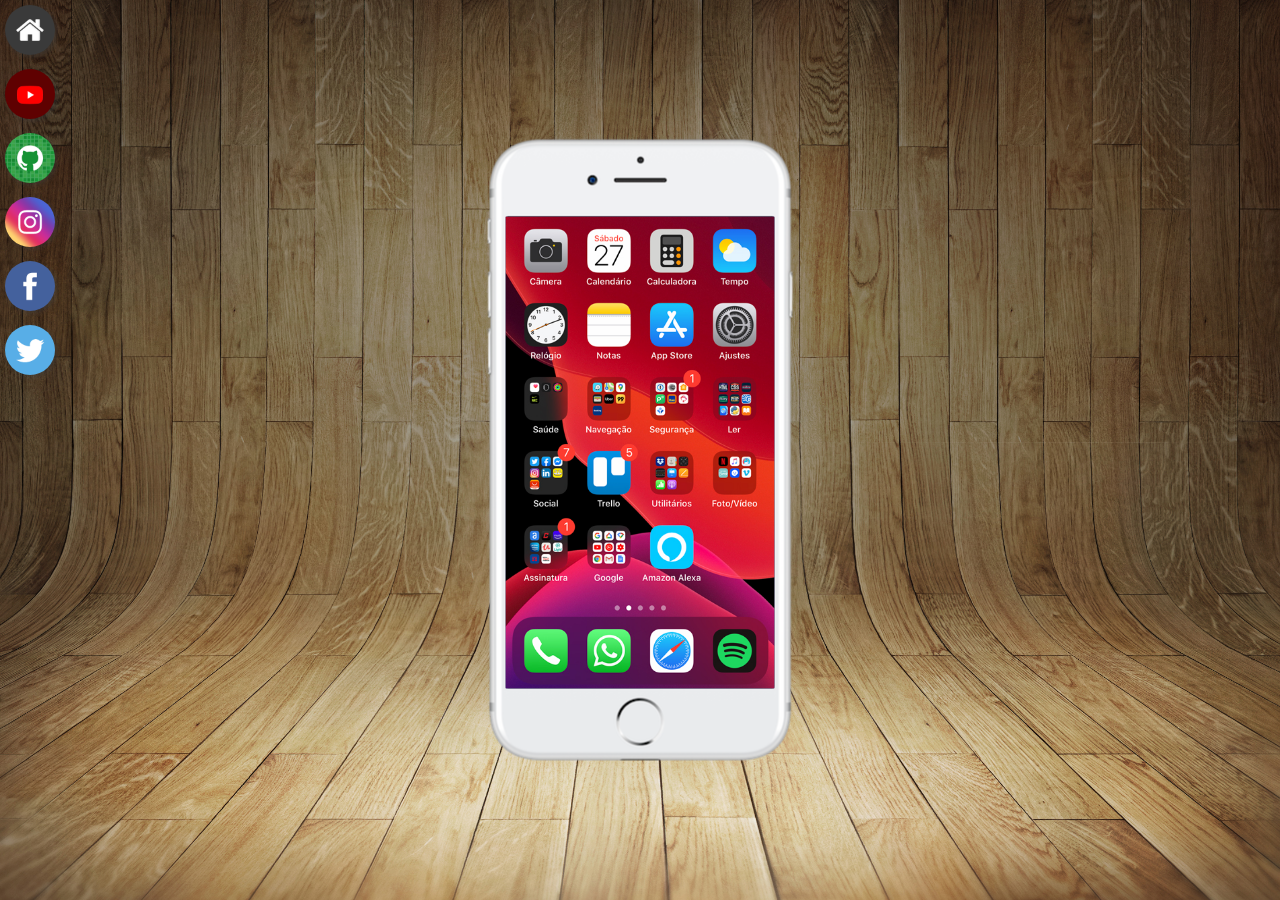
<file: index.html>
<!DOCTYPE html>
<html lang="pt-br">
<head>
    <meta charset="UTF-8">
    <meta name="viewport" content="width=device-width, initial-scale=1.0">
    <link rel="shortcut icon" href="favicon.ico" type="image/x-icon">
    <link rel="stylesheet" href="estilos/style.css">
    <title>Projeto Redes Sociais</title>
</head>
<body>
    <main>
        <section id="telefone">
            <iframe src="home.html" name="tela" id="tela" frameborder="0">
                Seu navegador não é compatível com isso.
            </iframe>
        </section>
        <section id="redes-sociais">
            <a href="home.html" target="tela"><img src="imagens/logo-home.jpg" alt="home"></a><br>
            <a href="youtube.html" target="tela"><img src="imagens/logo-youtube.jpg" alt="youtube"></a><br>
            <a href="github.html" target="tela"><img src="imagens/logo-github.jpg" alt="Github"></a><br>
            <a href="instagram.html" target="tela"><img src="imagens/logo-instagram.jpg" alt="Instagram"></a><br>
            <a href="facebook.html" target="tela"><img src="imagens/logo-facebook.jpg" alt="Facebook"></a><br>
            <a href="twitter.html" target="tela"><img src="imagens/logo-twitter.jpg" alt="Twitter"></a>
        </section>
    </main>
</body>
</html>
</file>
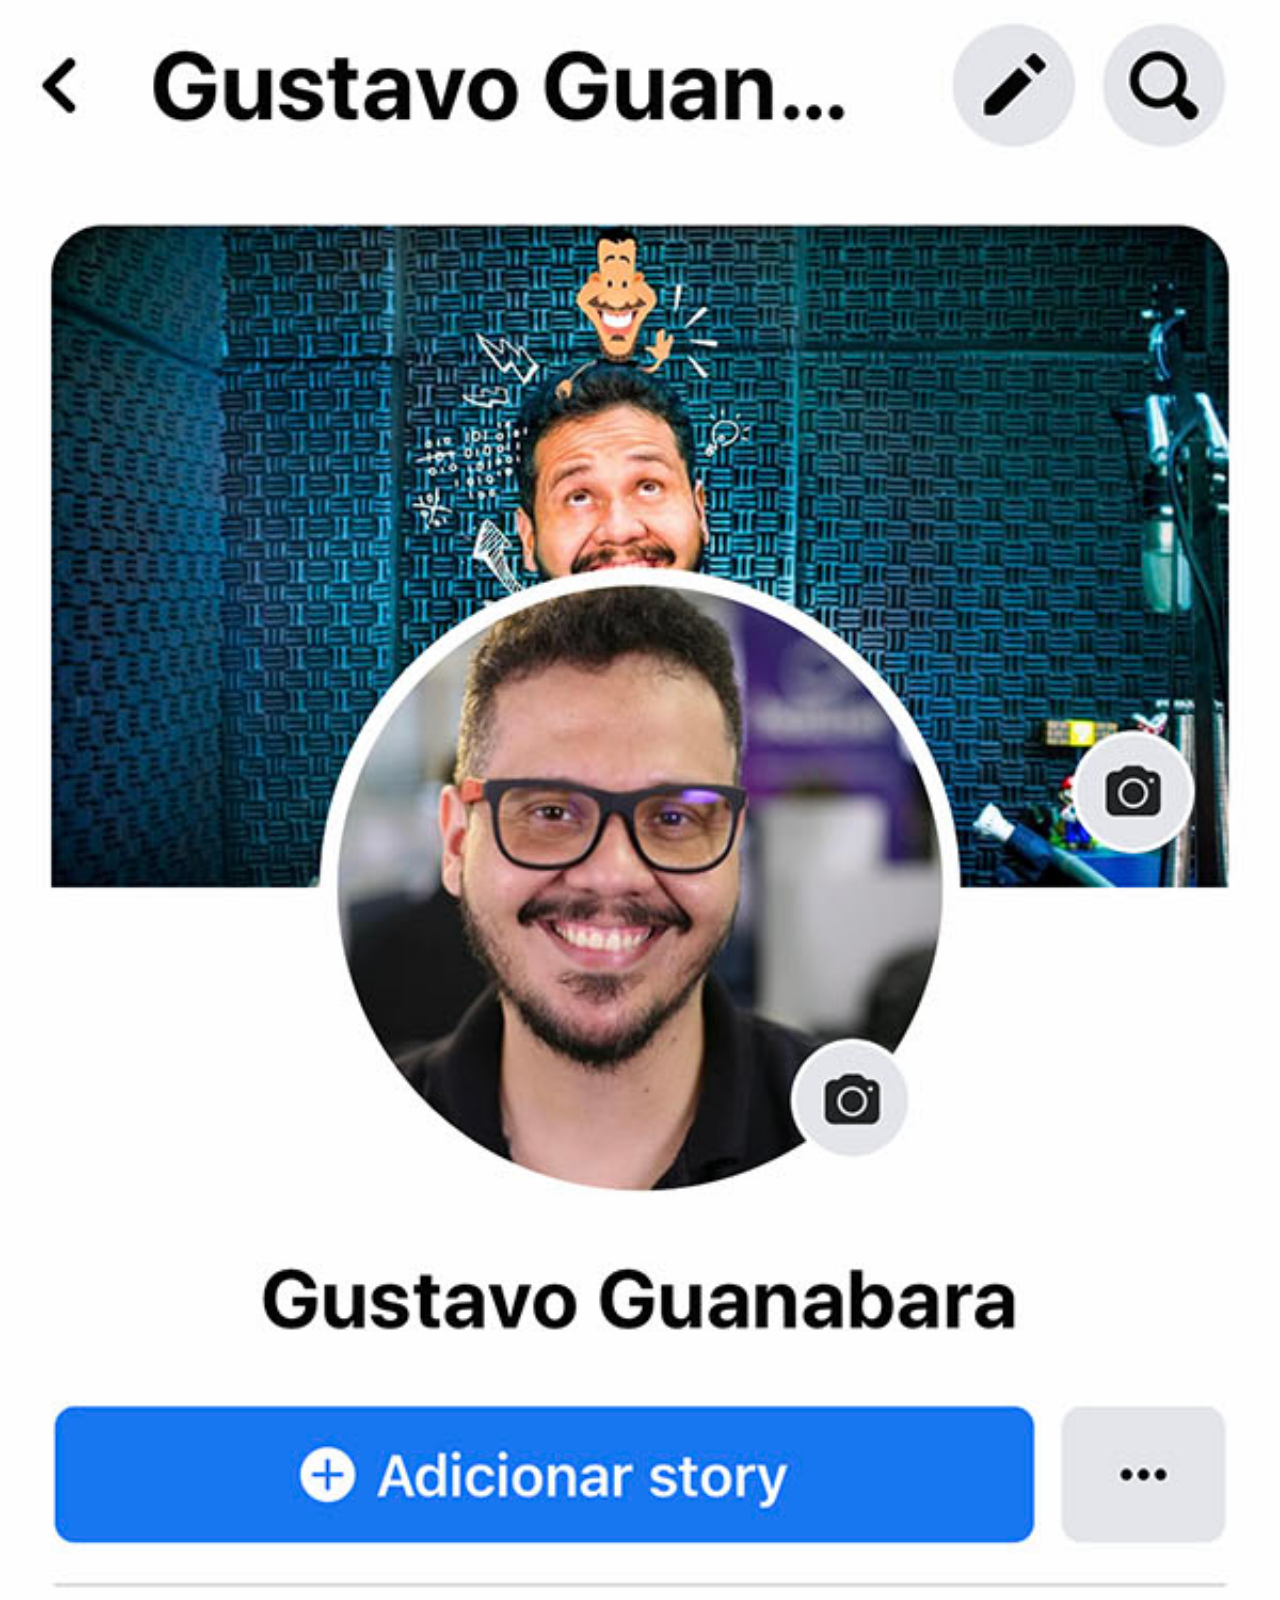
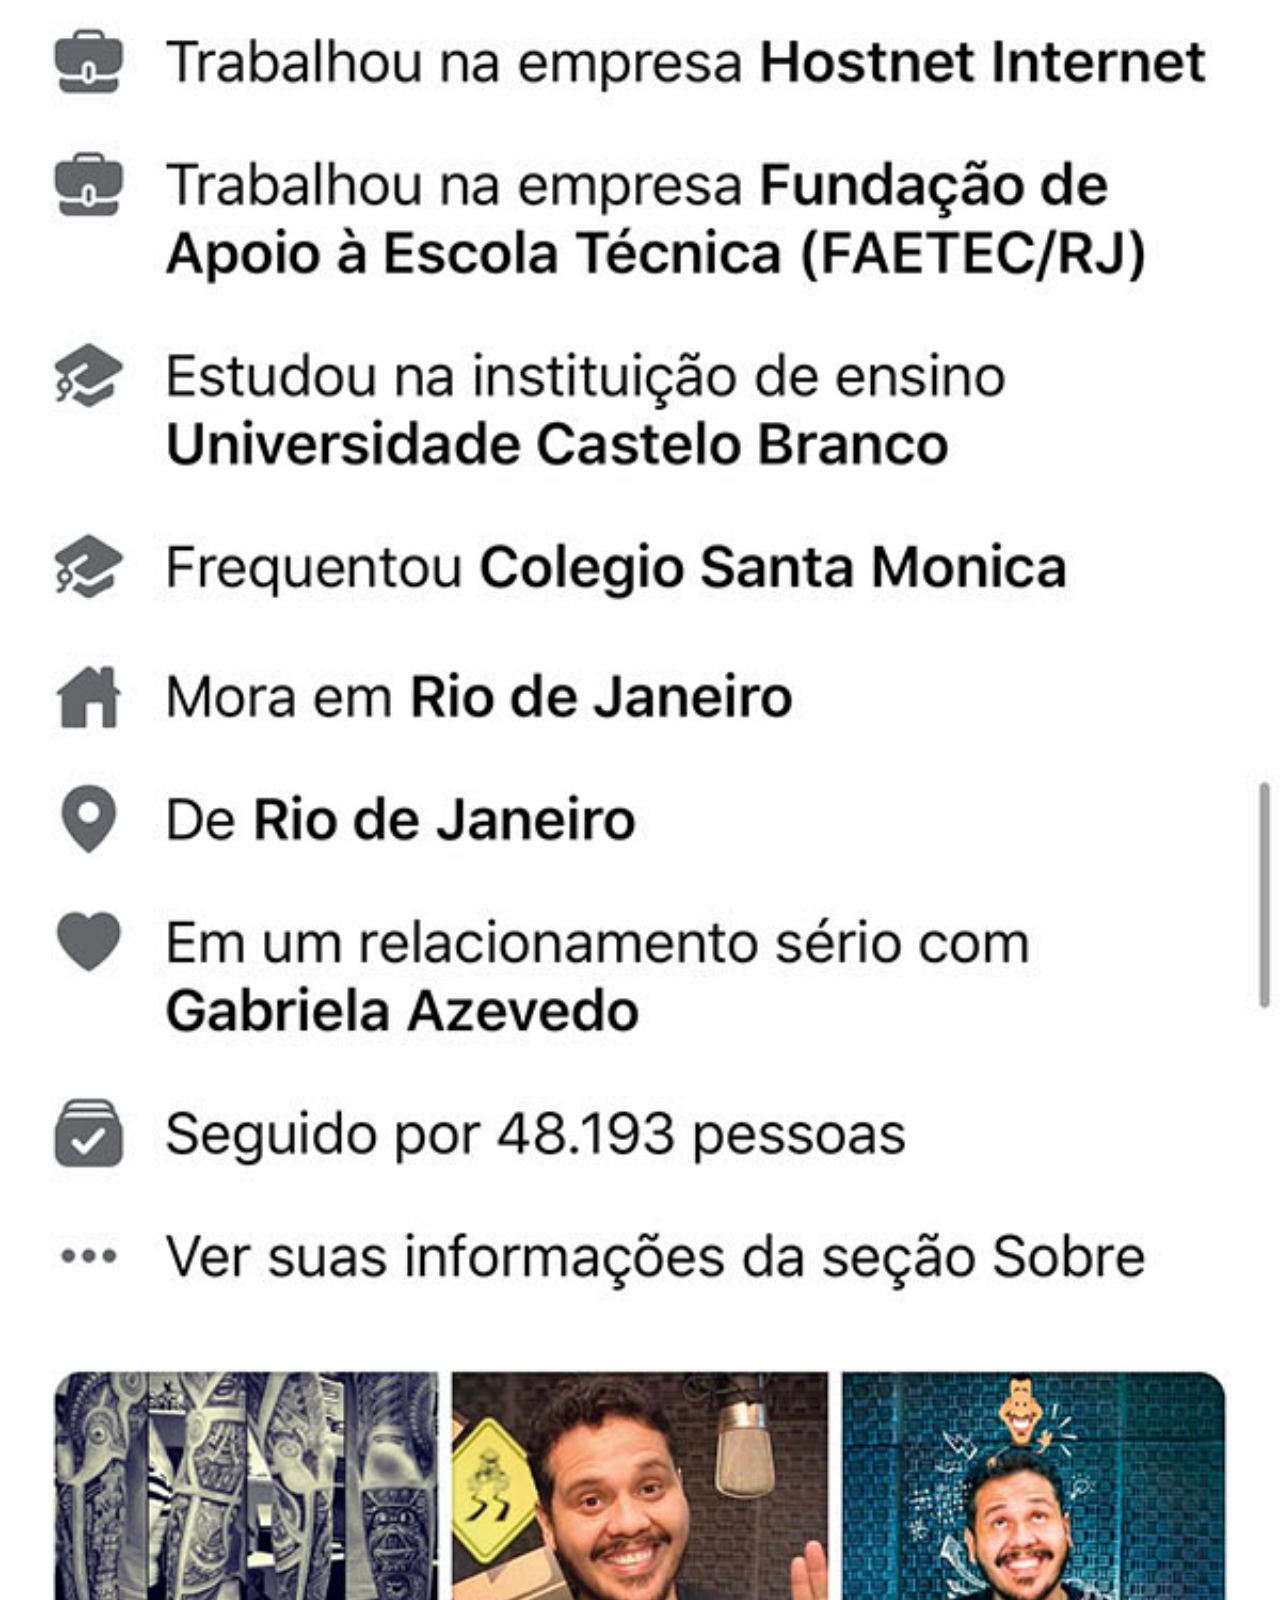
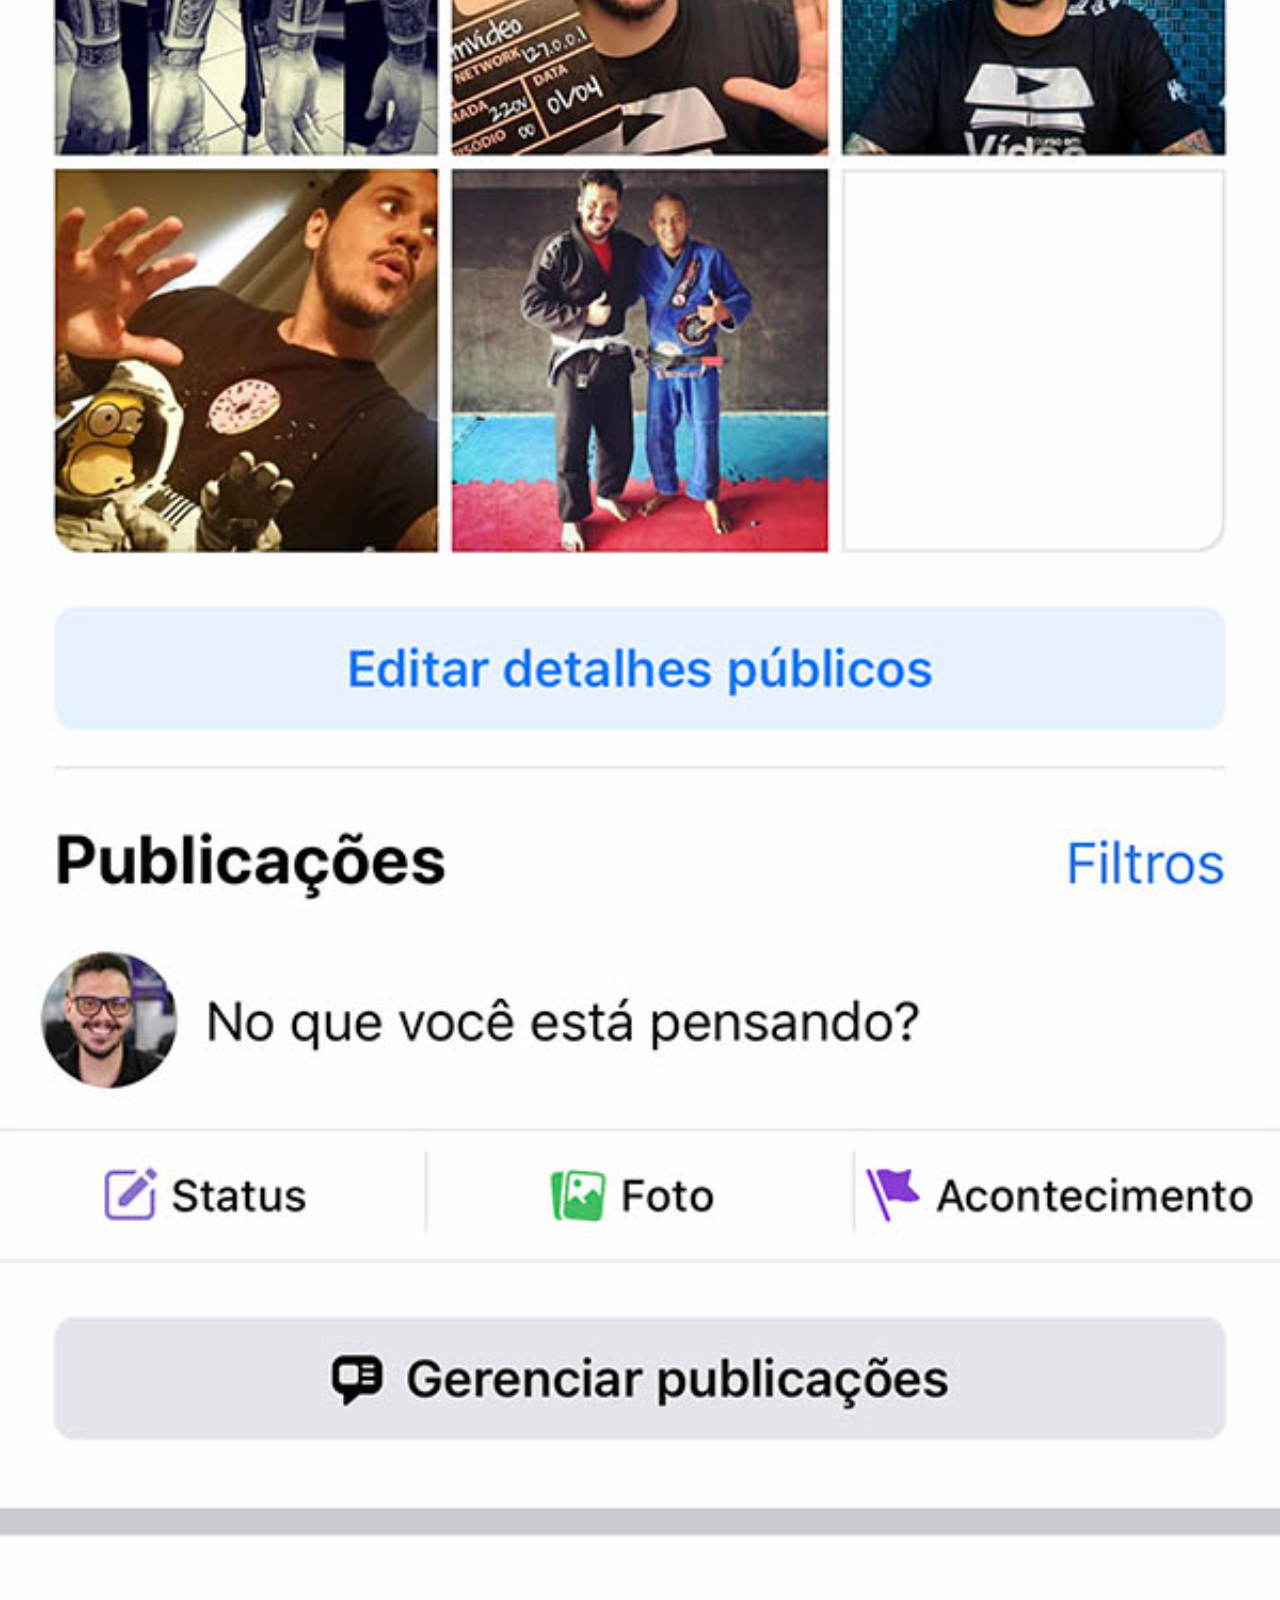
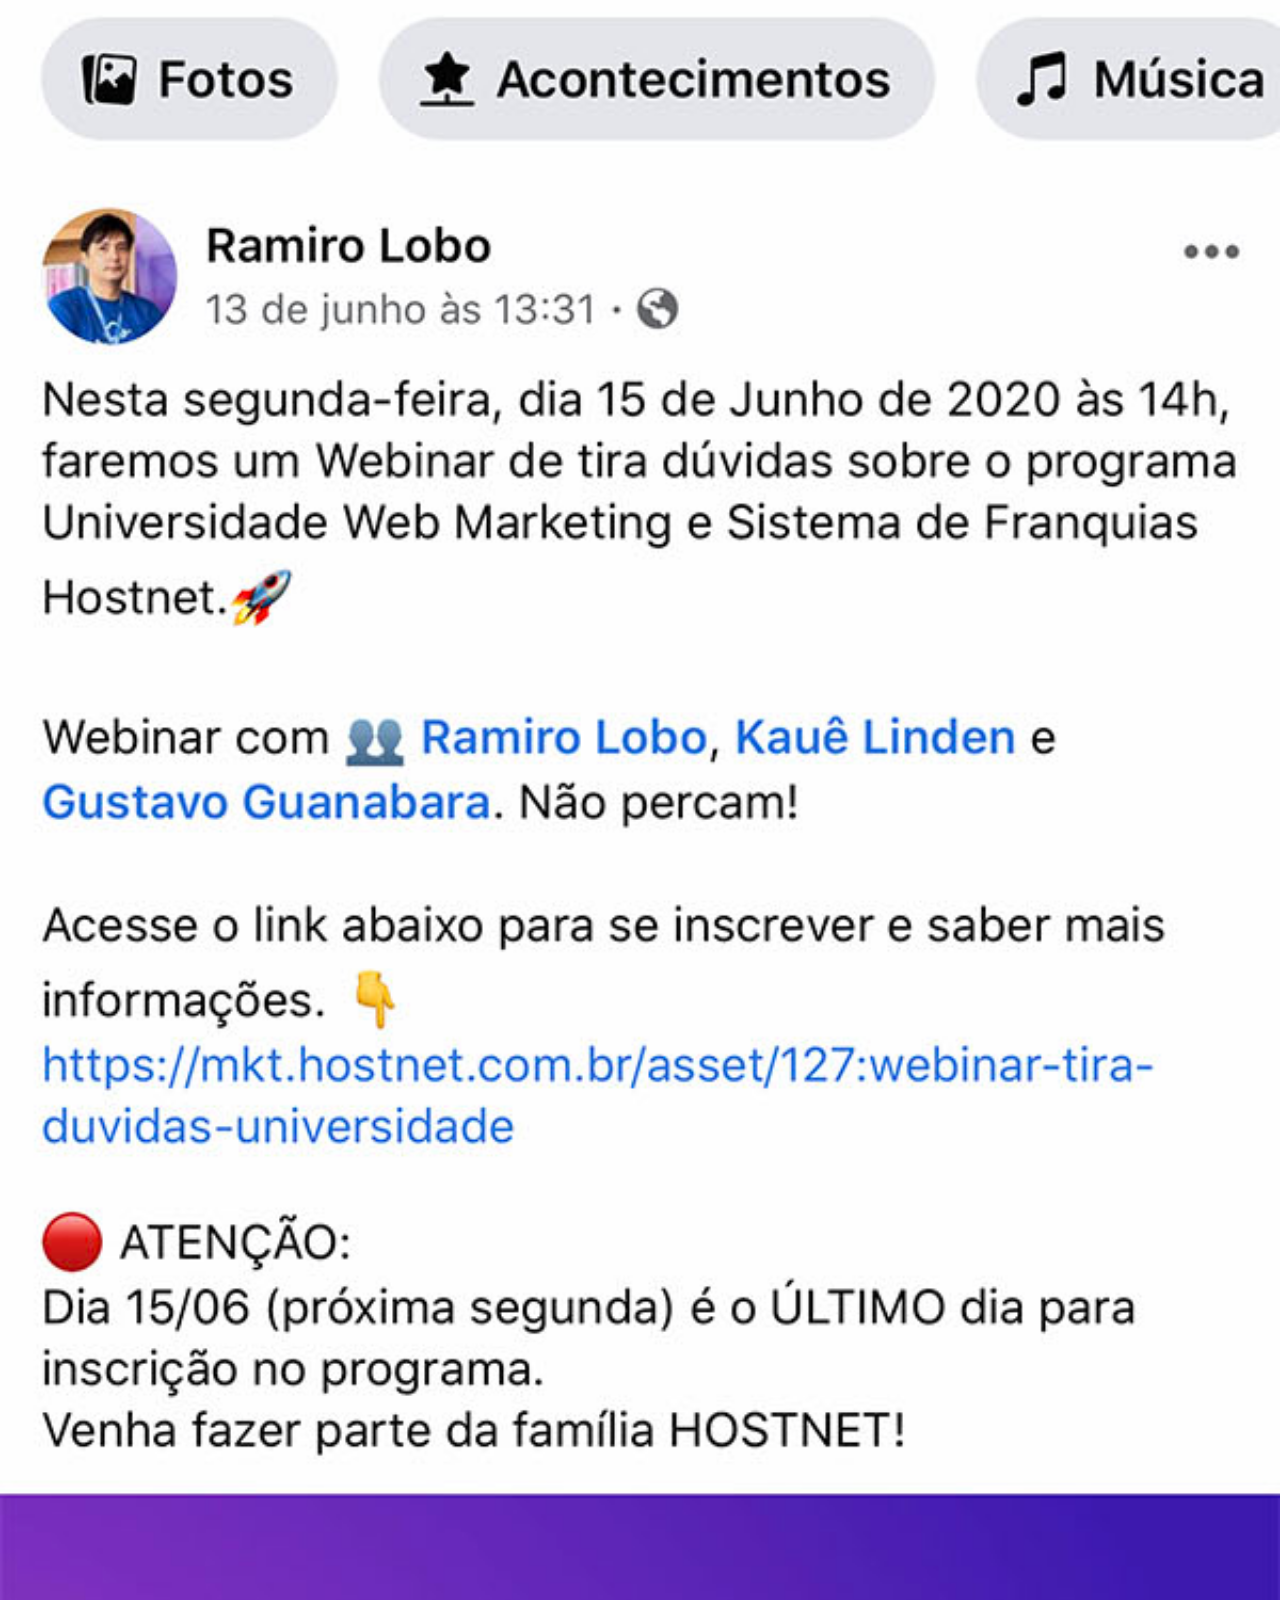
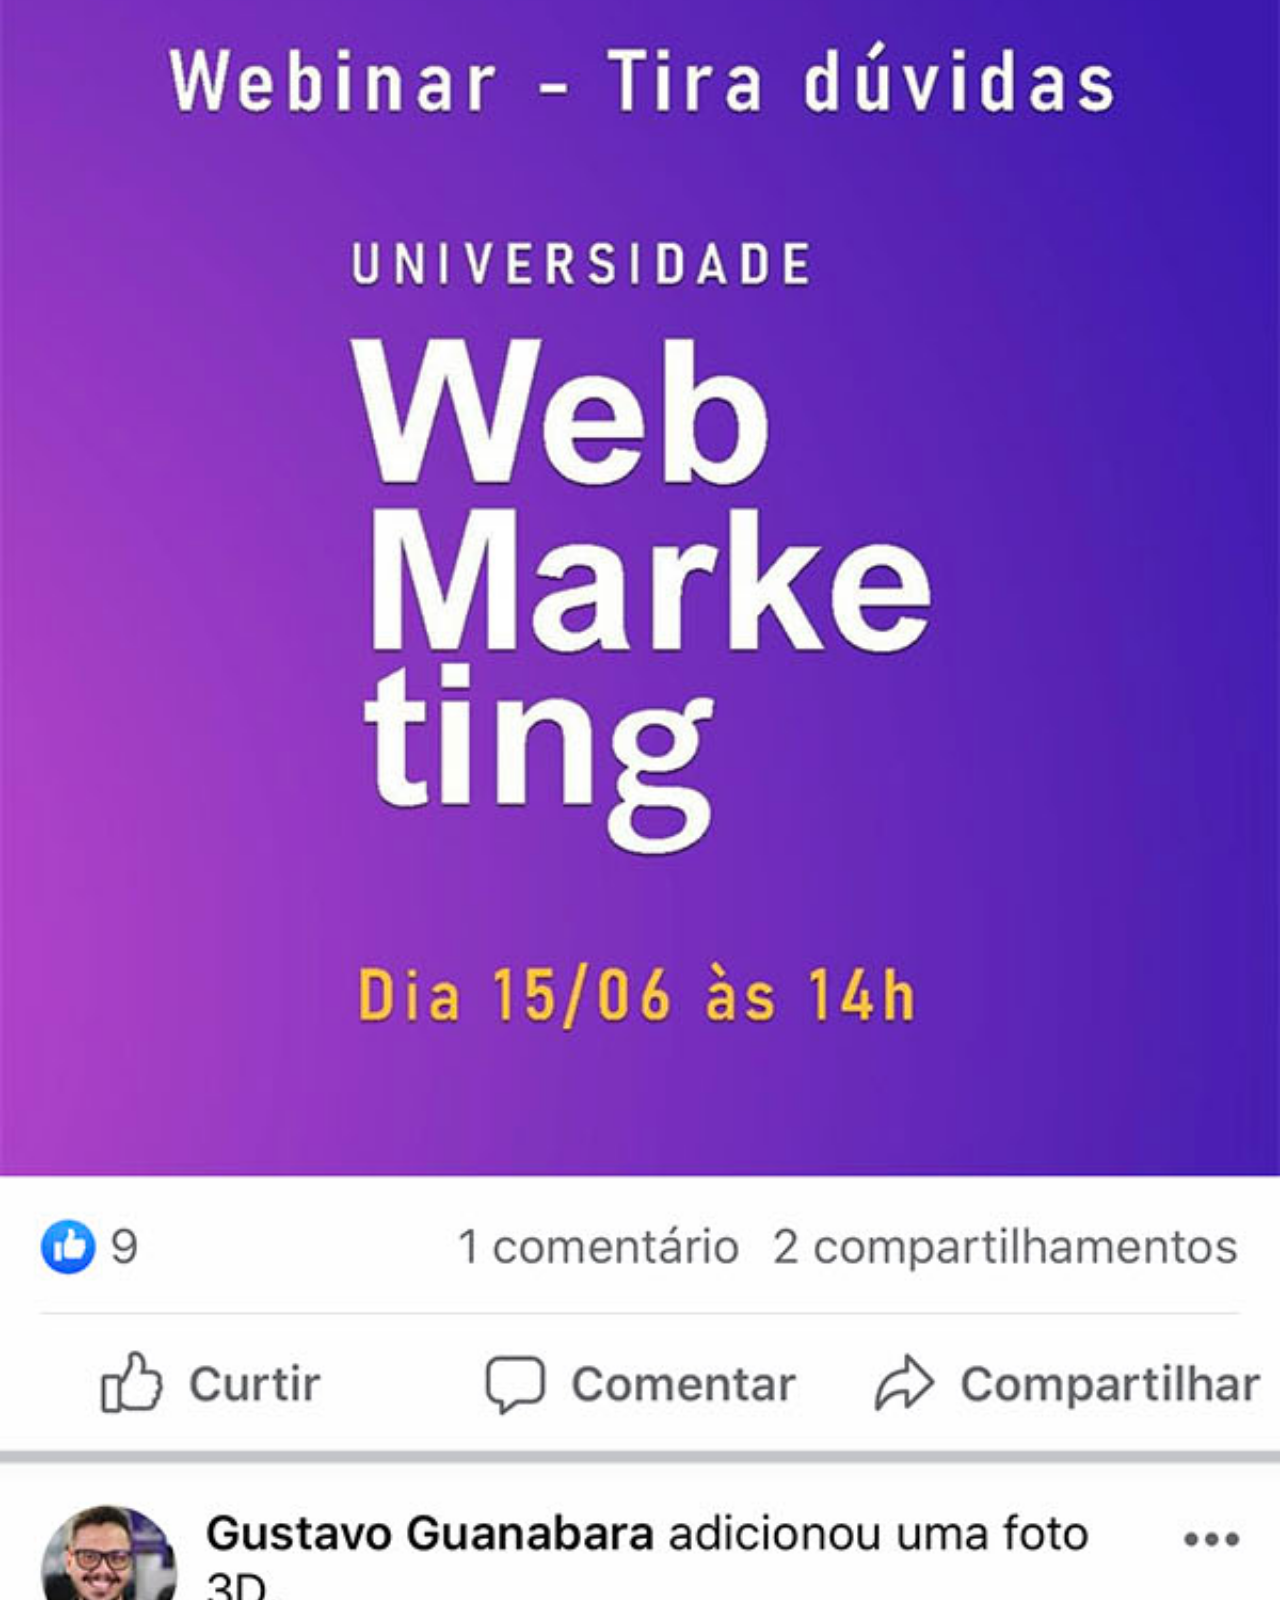
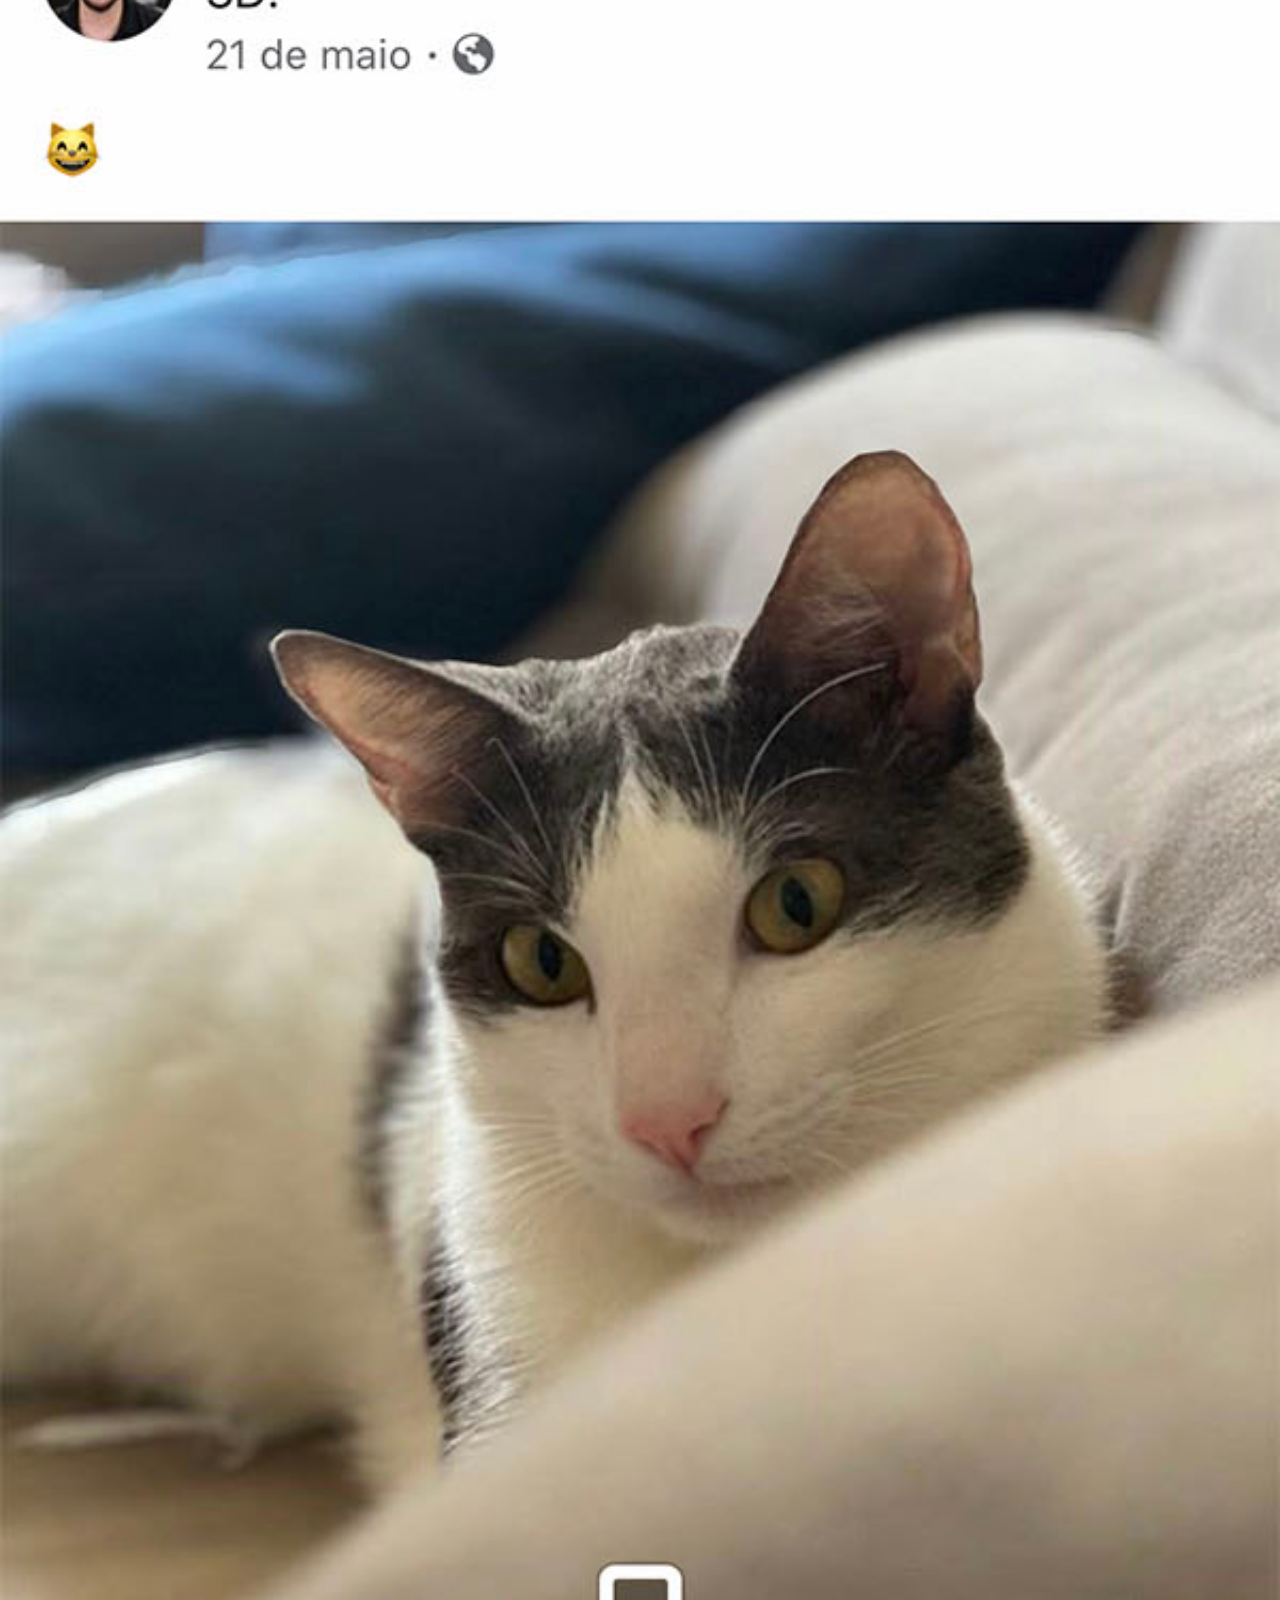
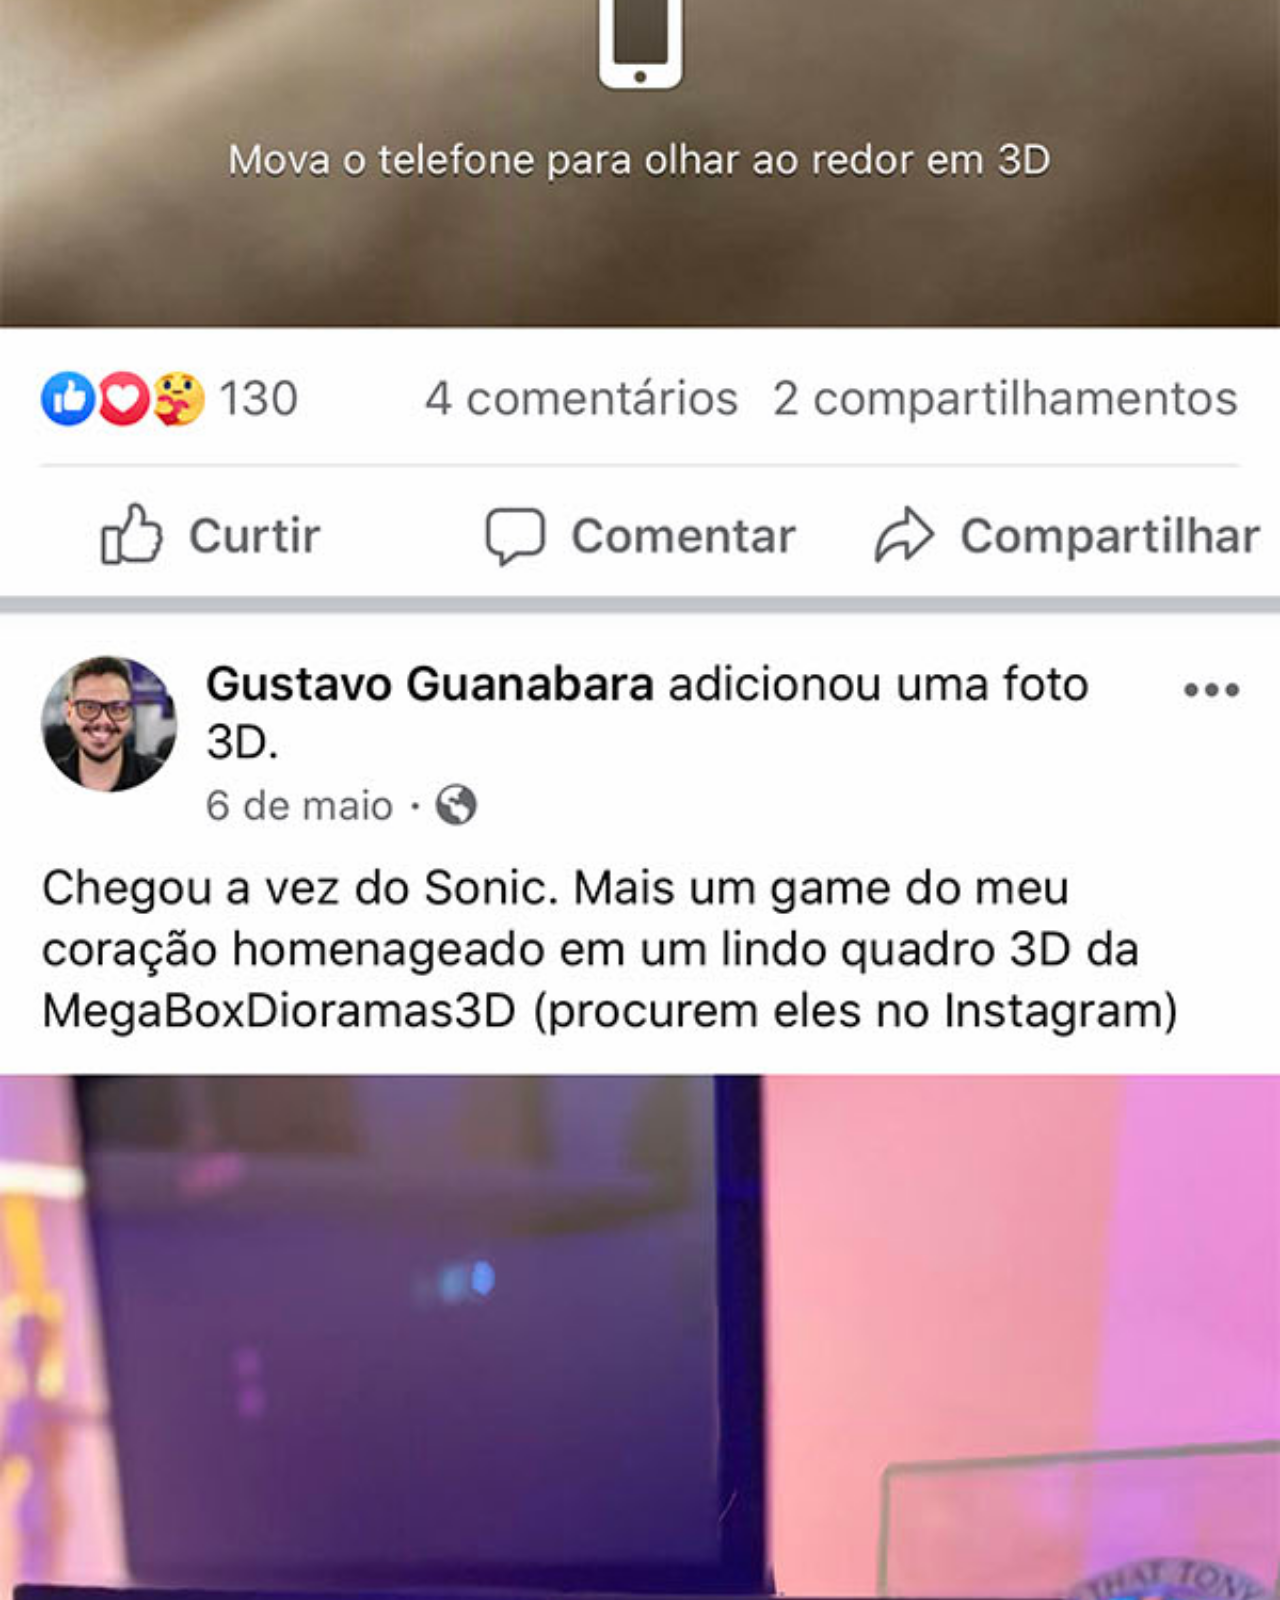
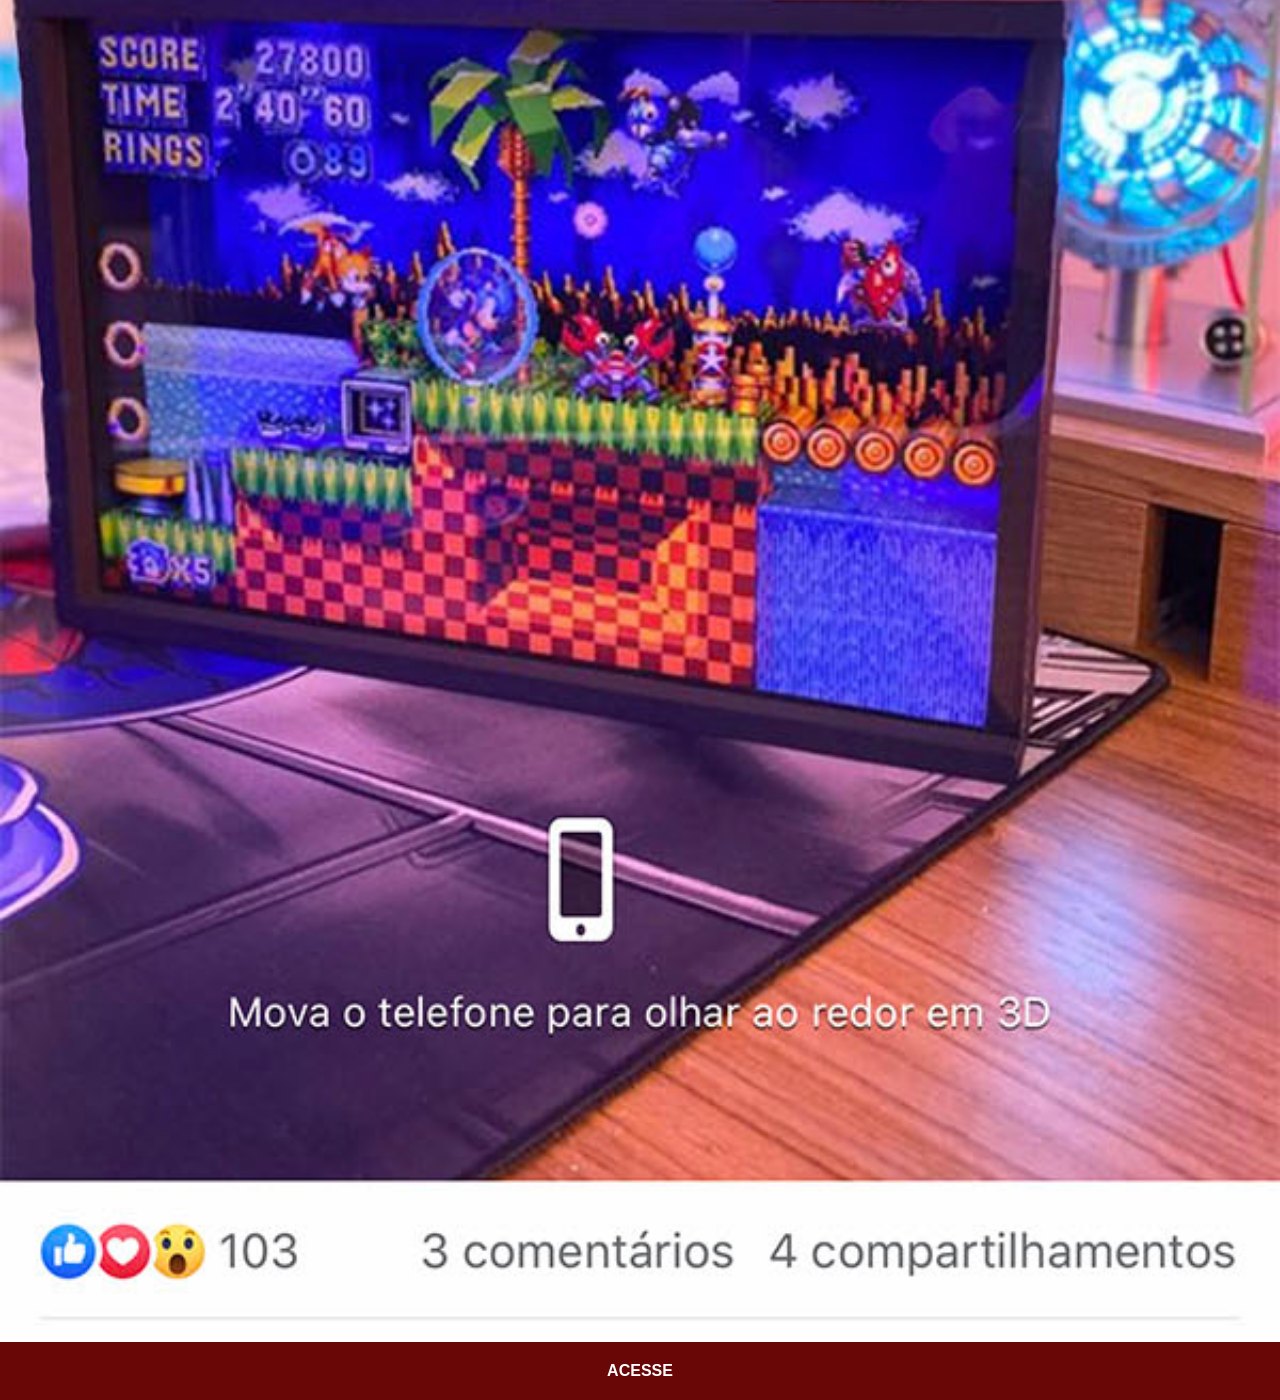
<file: facebook.html>
<!DOCTYPE html>
<html lang="pt-br">
<head>
    <meta charset="UTF-8">
    <meta name="viewport" content="width=device-width, initial-scale=1.0">
    <title>Facebook</title>
    <link rel="stylesheet" href="estilos/social.css">
</head>
<body>
    <img src="imagens/tela-facebook.jpg" alt="Facebook">
    <a href="https://www.facebook.com/gustavoguanabara/" target="_blank">ACESSE</a>
</body>
</html>
</file>
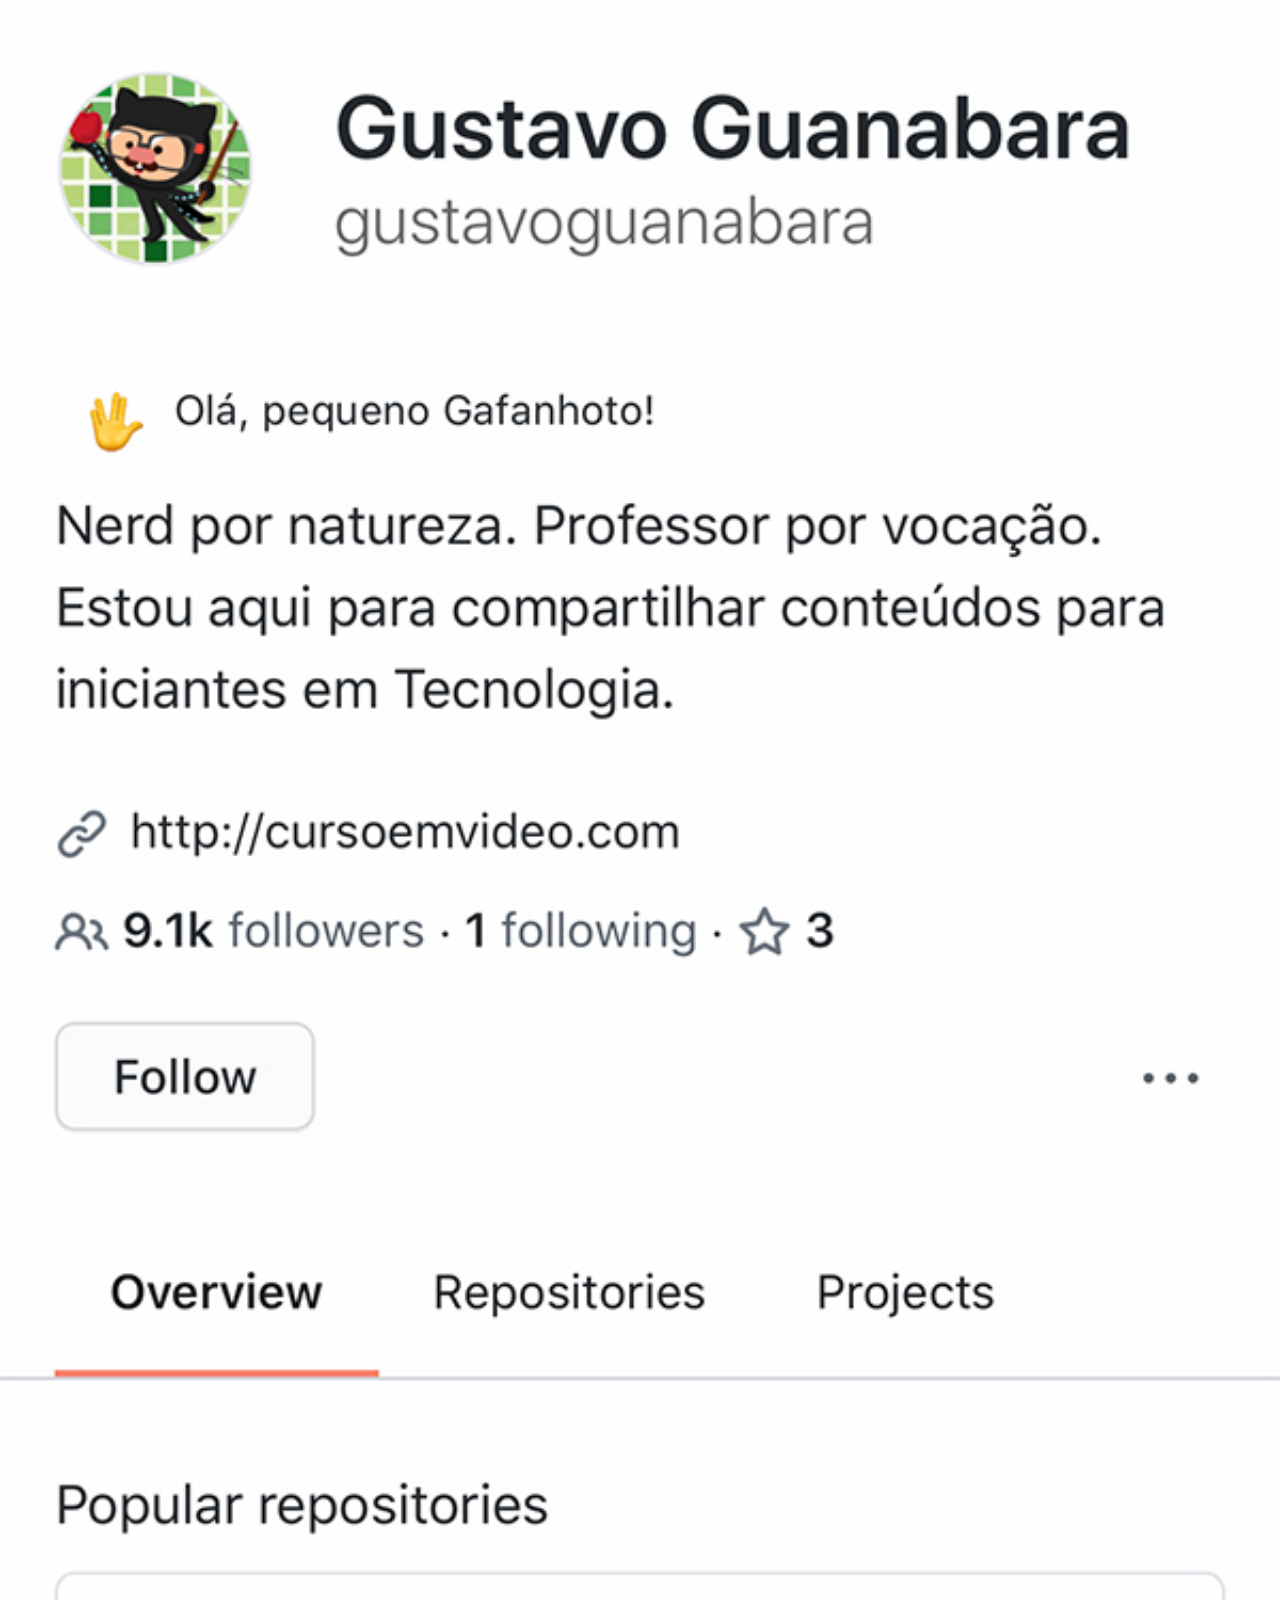
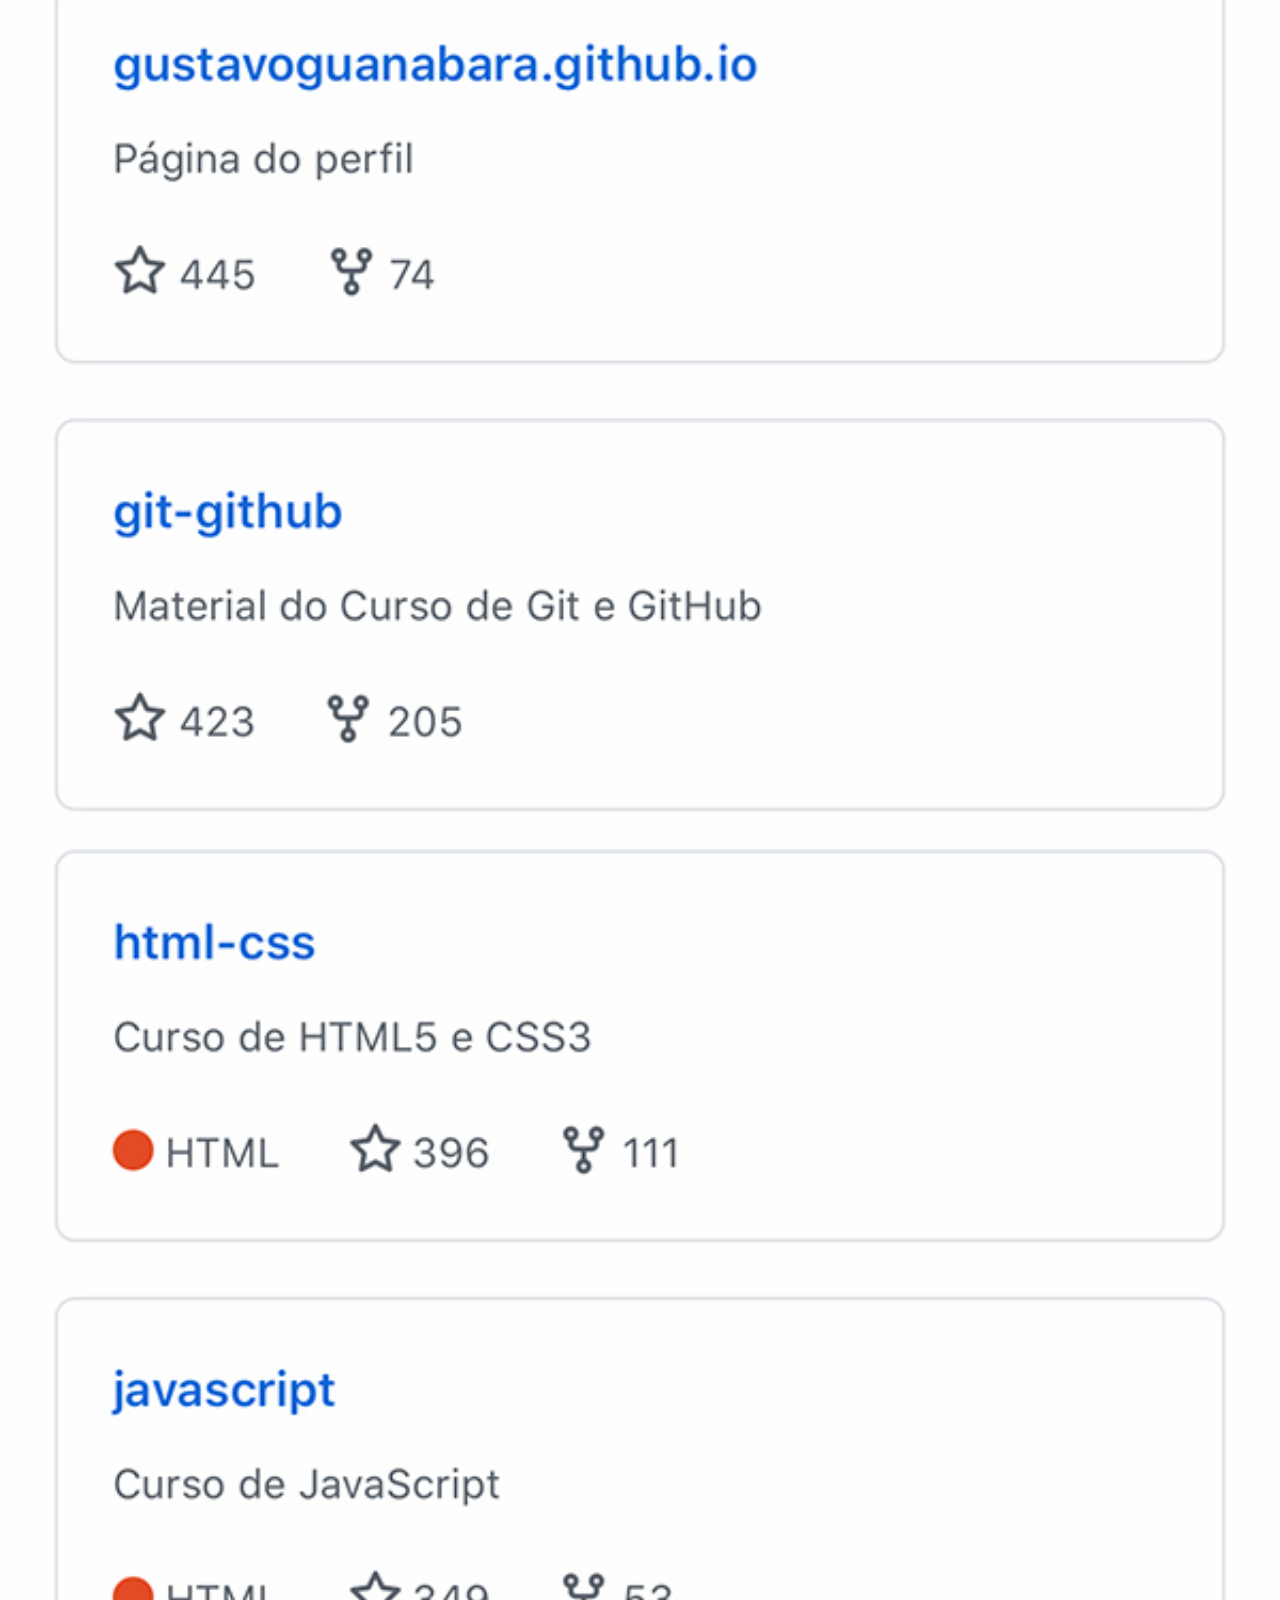
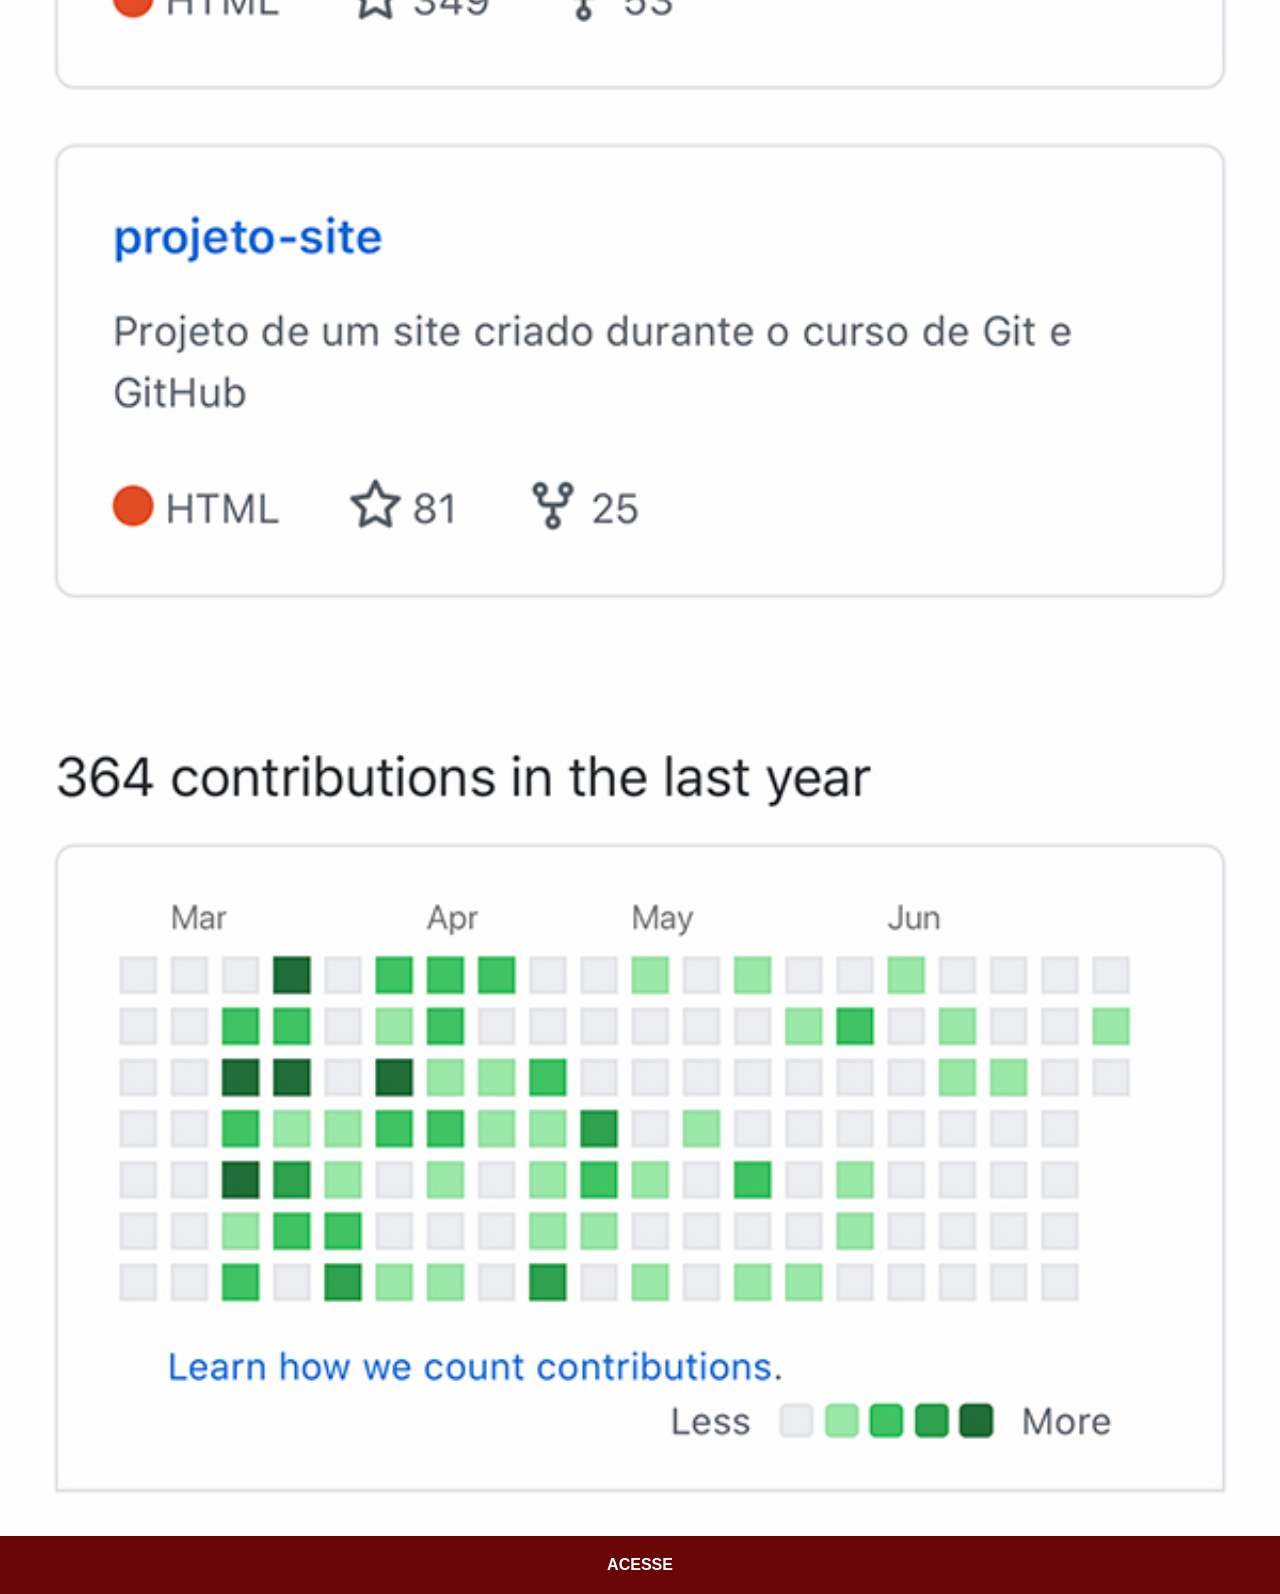
<file: github.html>
<!DOCTYPE html>
<html lang="pt-br">
<head>
    <meta charset="UTF-8">
    <meta name="viewport" content="width=device-width, initial-scale=1.0">
    <title>Github</title>
    <link rel="stylesheet" href="estilos/social.css">
</head>
<body>
    <img src="imagens/tela-github.jpg" alt="Github">
    <a href="https://github.com/gustavoguanabara" target="_blank">ACESSE</a>
</body>
</html>
</file>
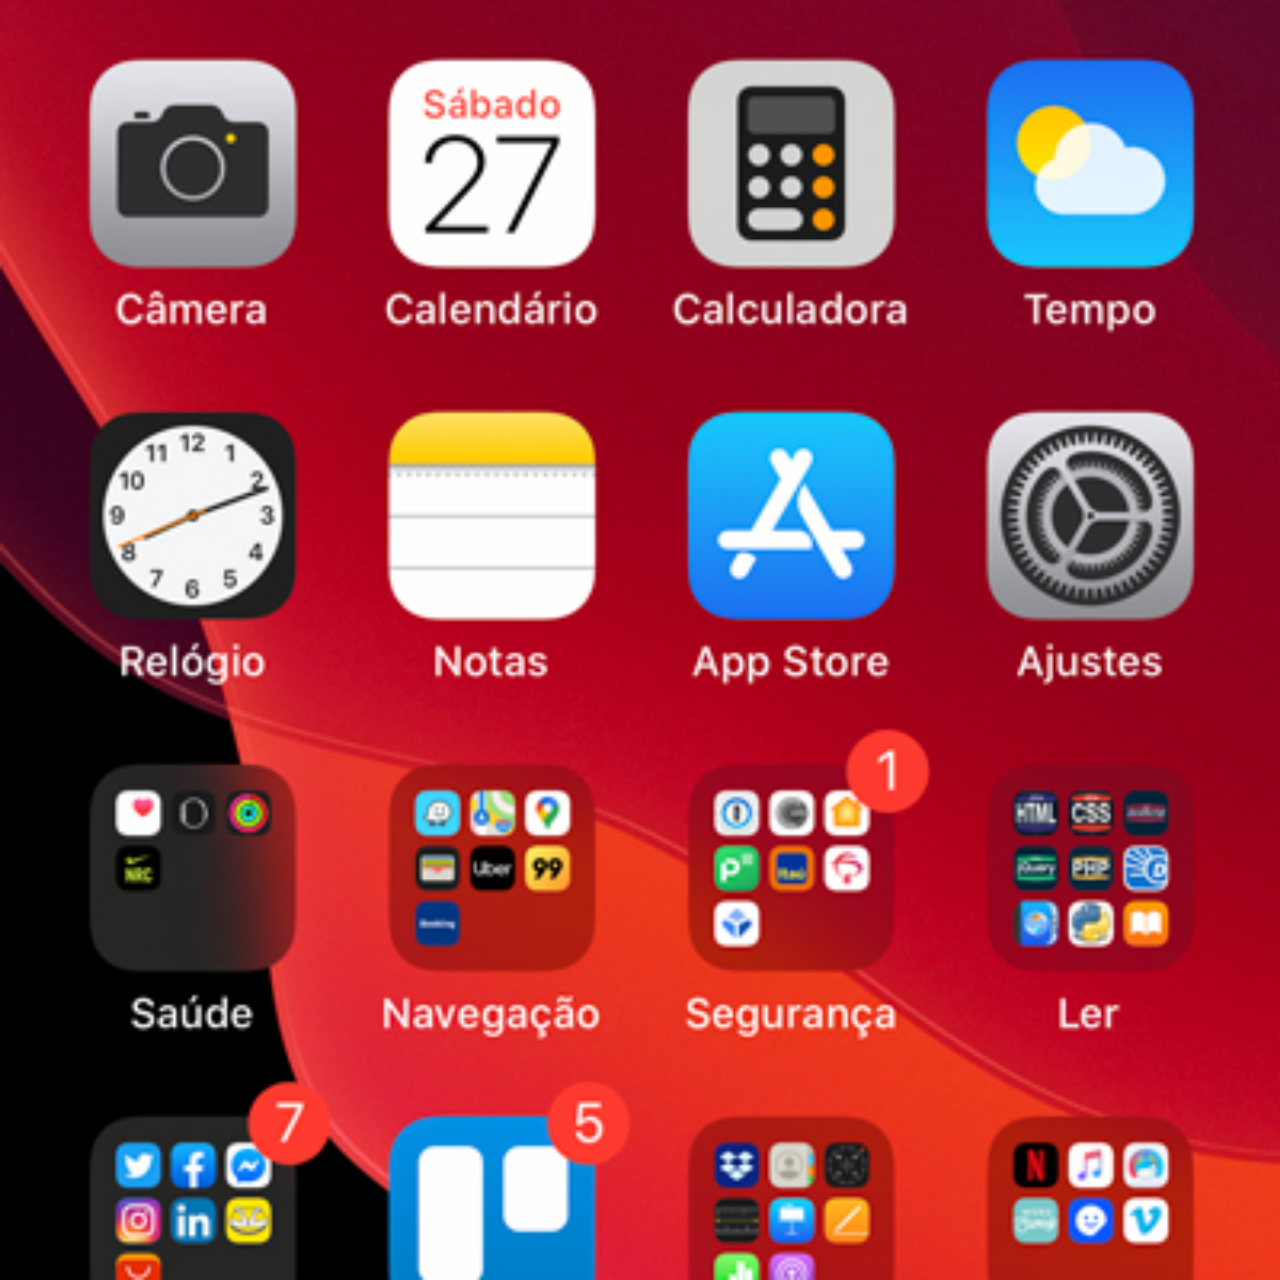
<file: home.html>
<!DOCTYPE html>
<html lang="pt-br">
<head>
    <meta charset="UTF-8">
    <meta name="viewport" content="width=device-width, initial-scale=1.0">
    <title>Home</title>
</head>
<style>
    * {
        margin: 0px;
        padding: 0px;
    }

    body {
        width: 100vw;
        height: 100vw;
        background: rgb(0, 0, 70) url('imagens/tela-home.jpg') no-repeat top center;
        background-size: cover;
    }
</style>
<body>
    
</body>
</html>
</file>
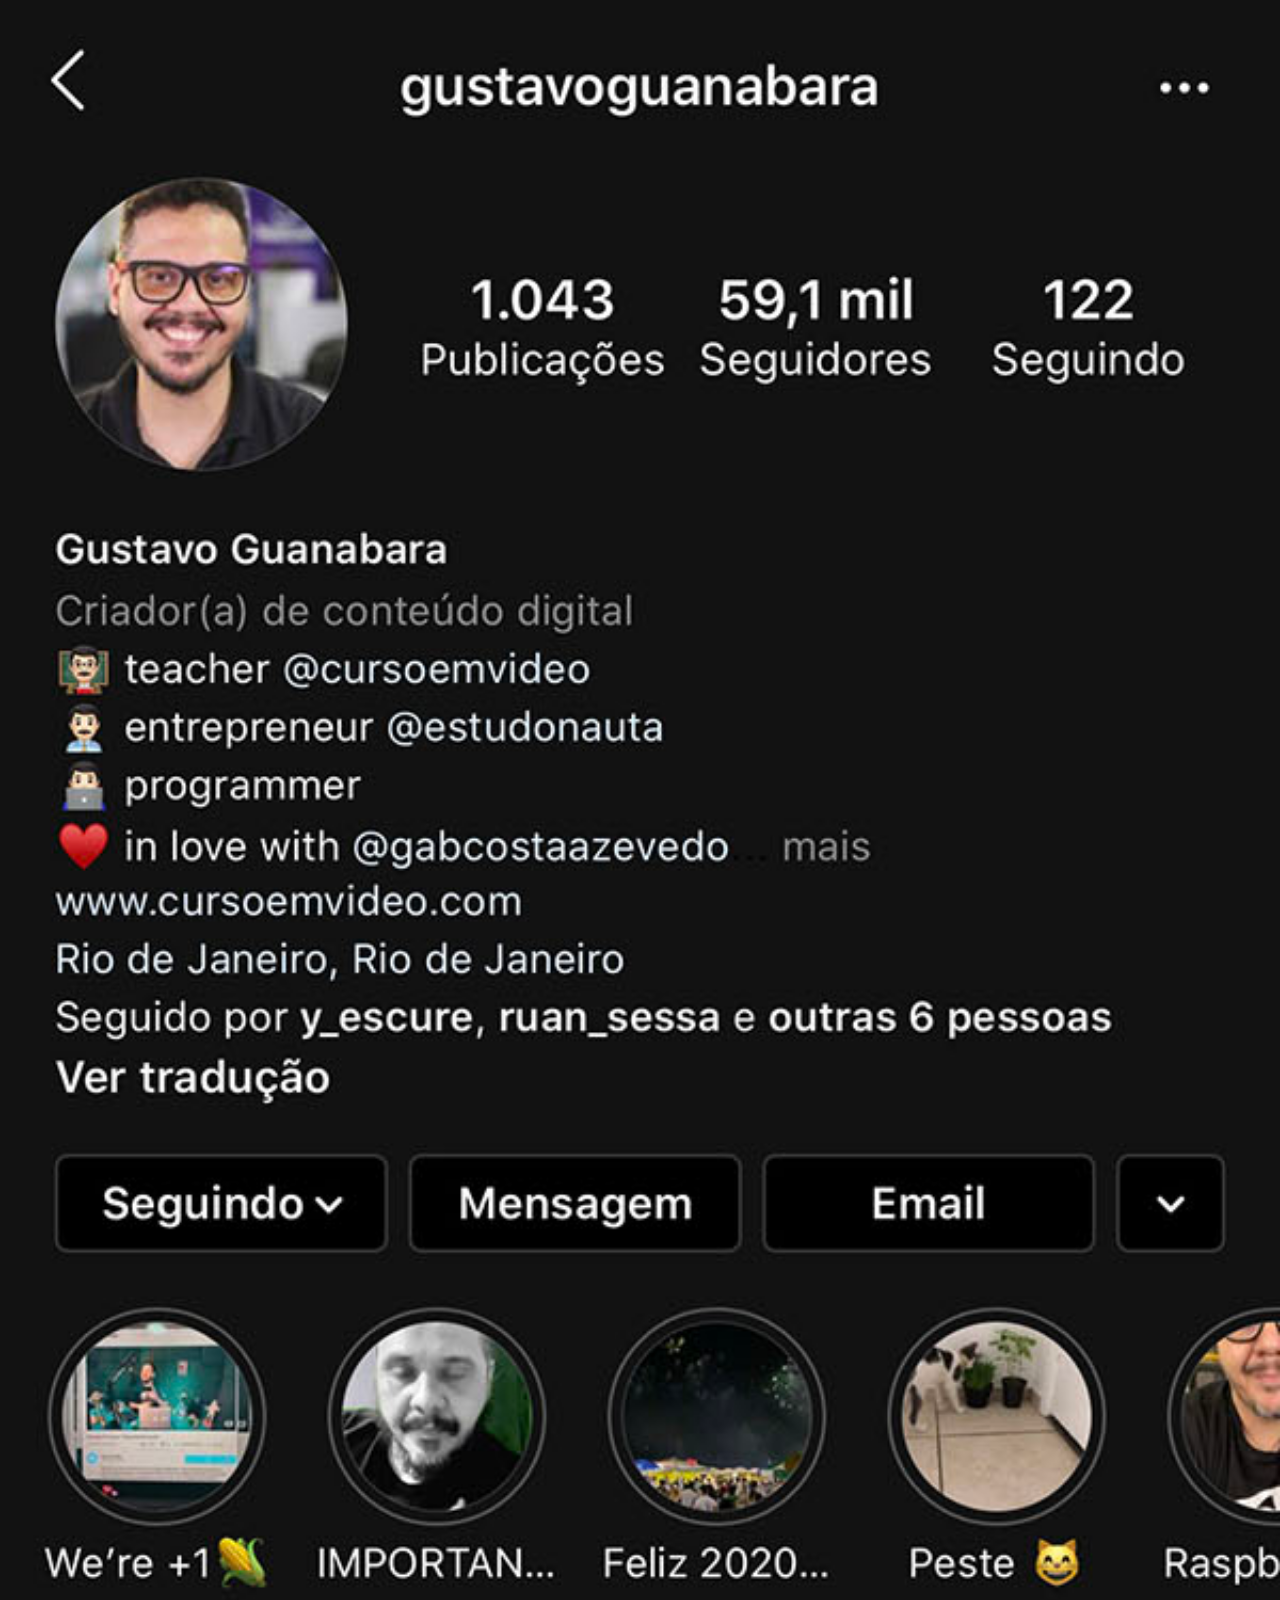
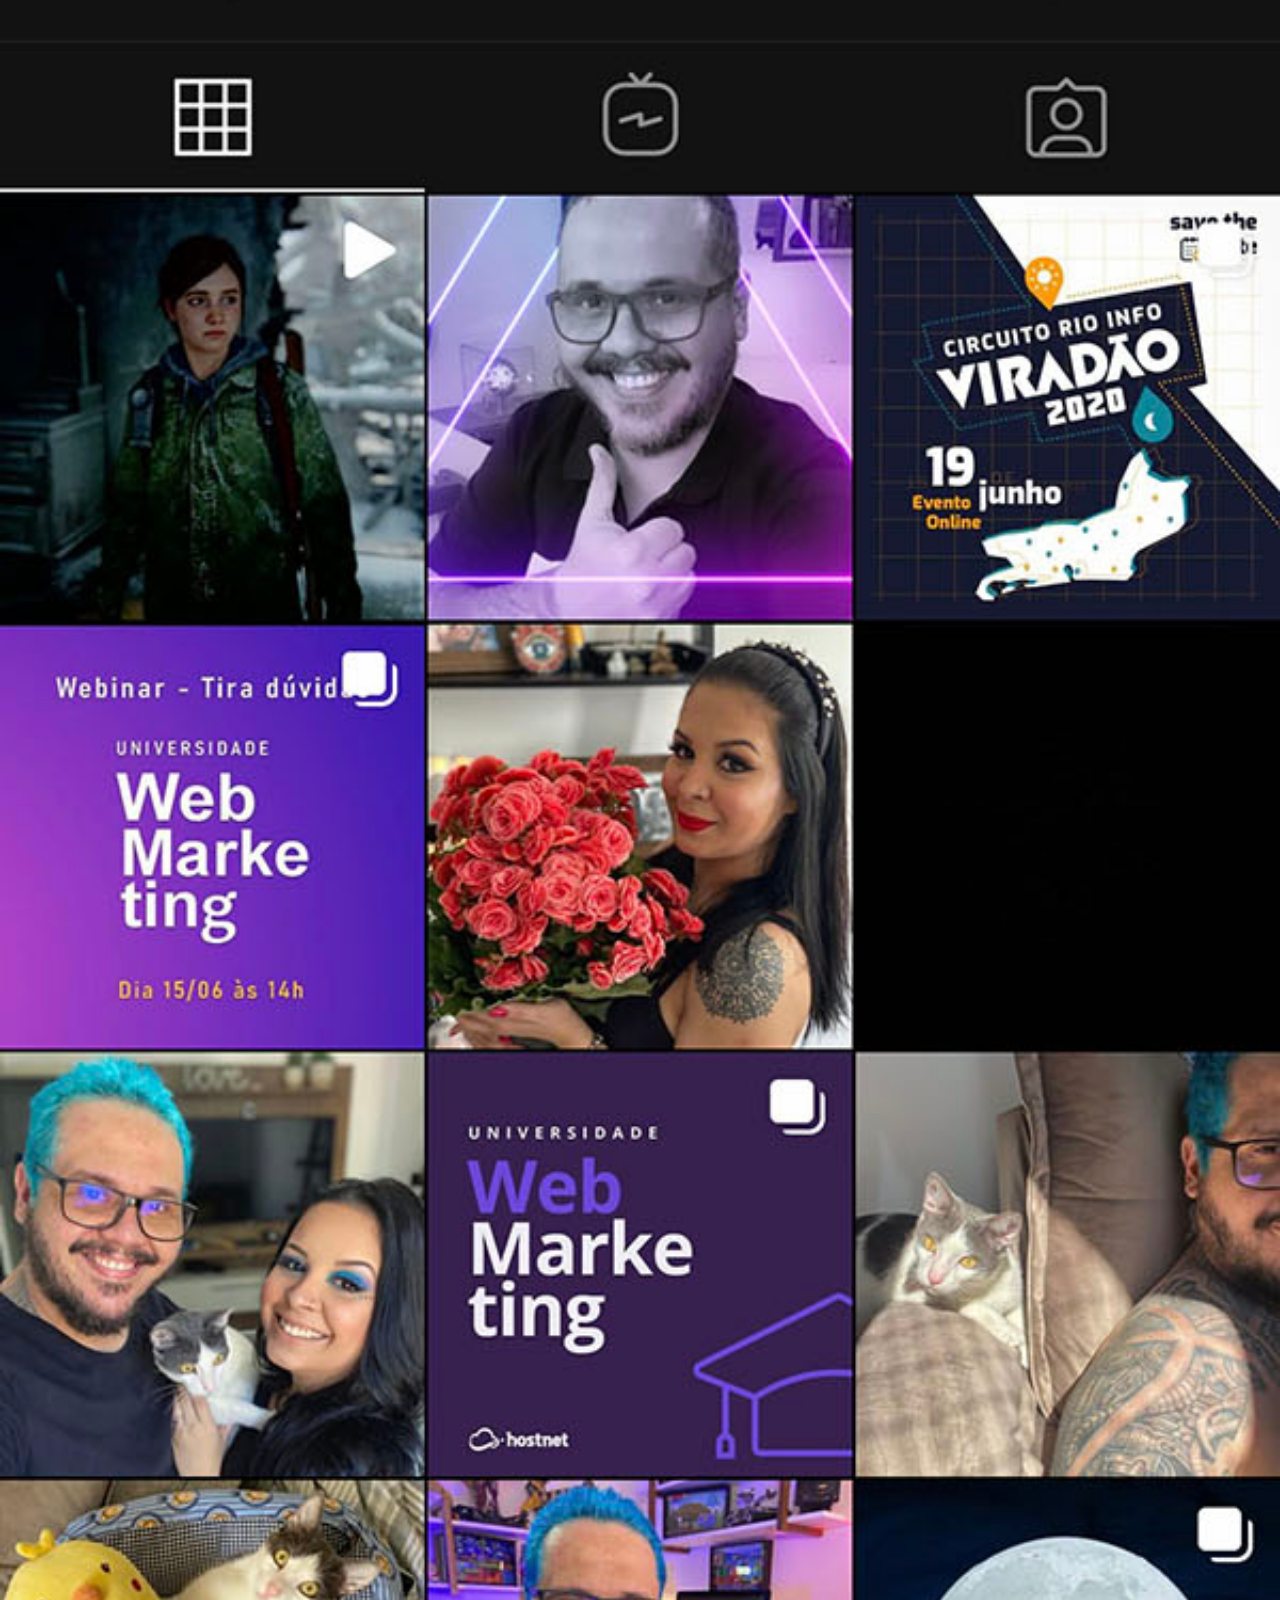
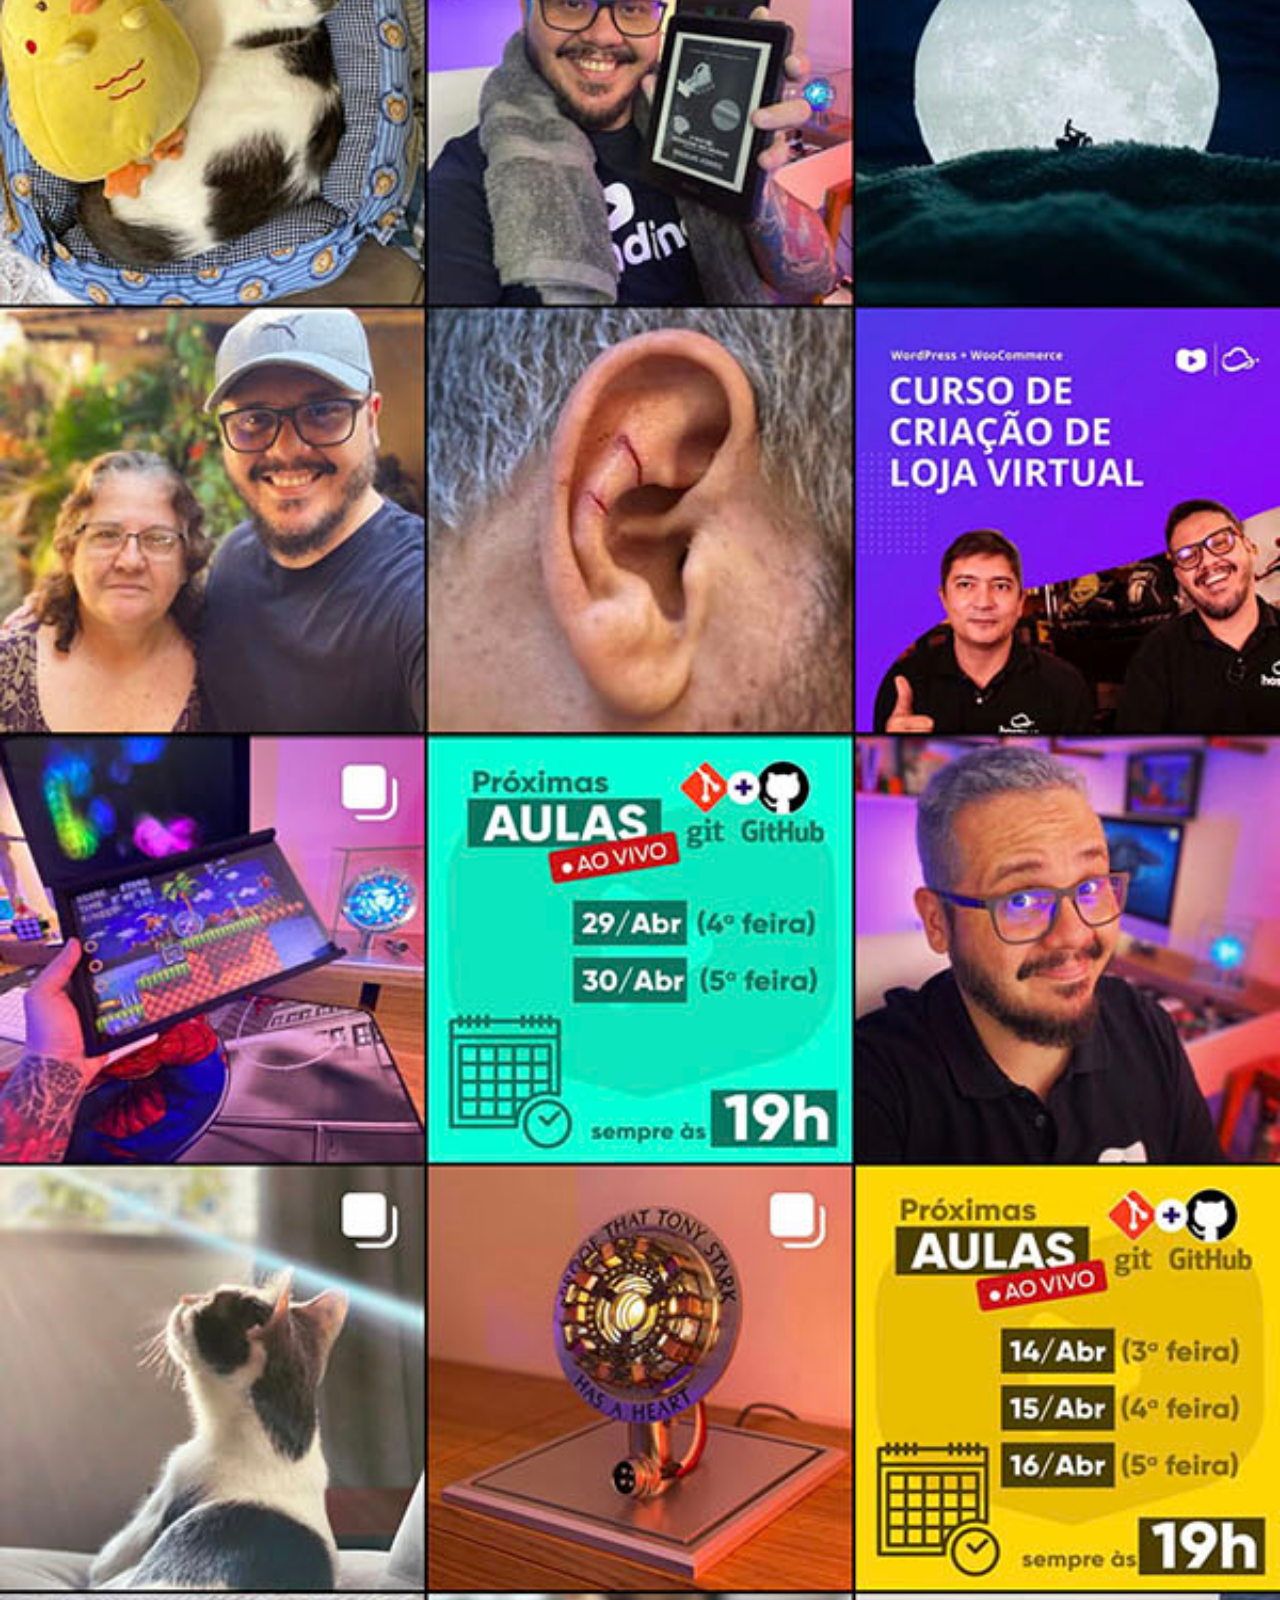
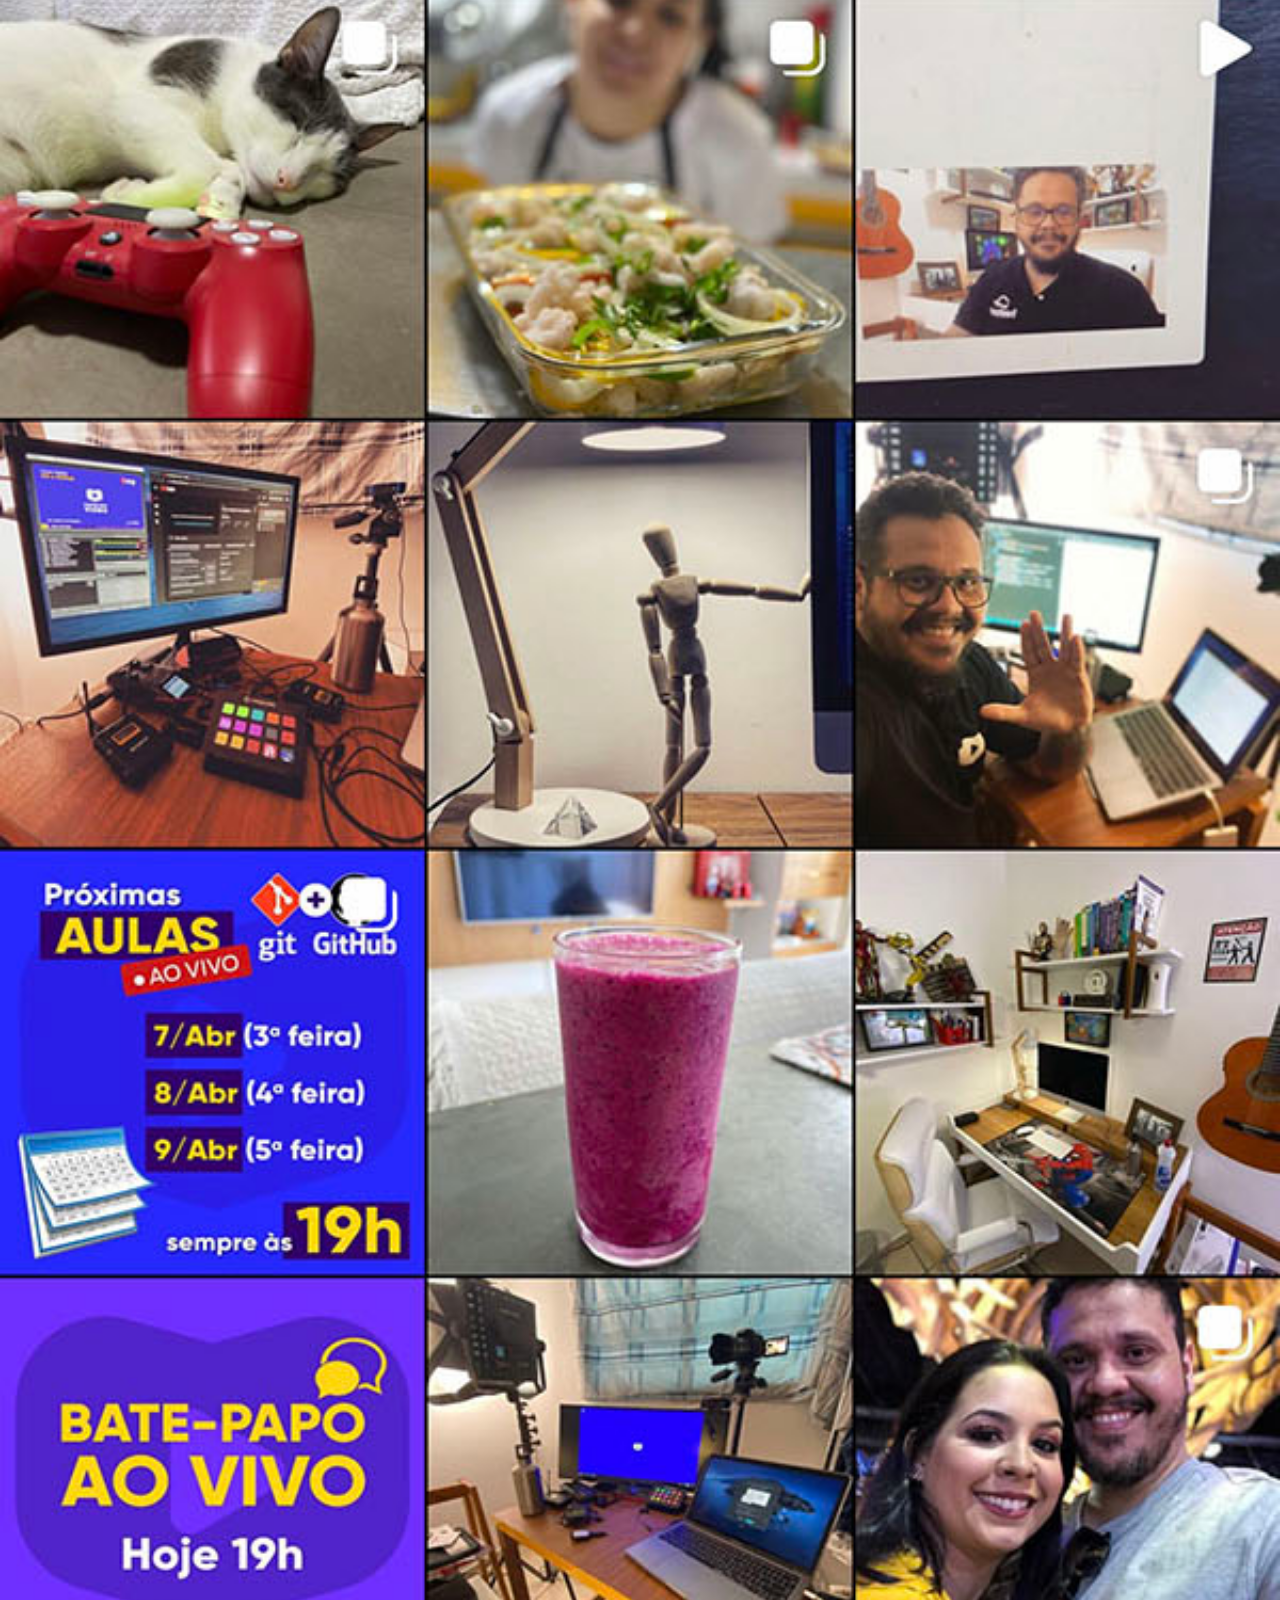
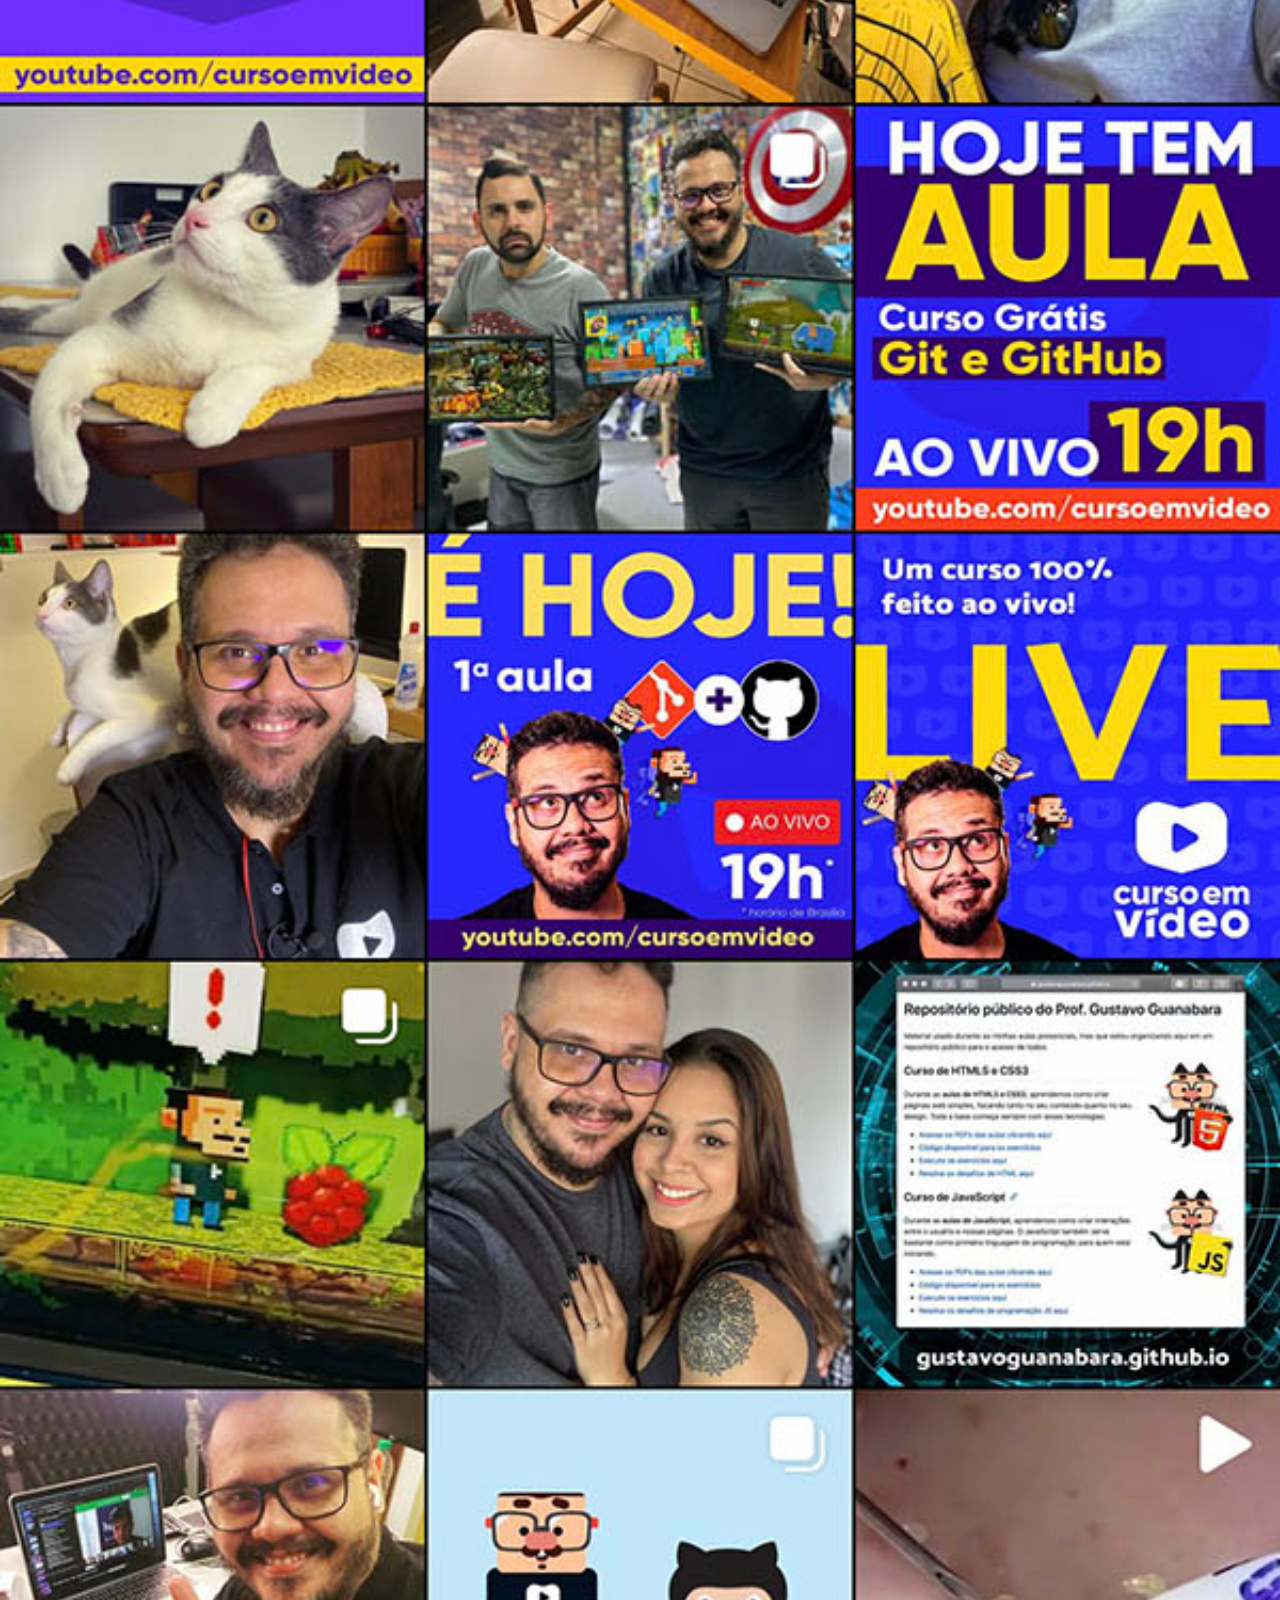
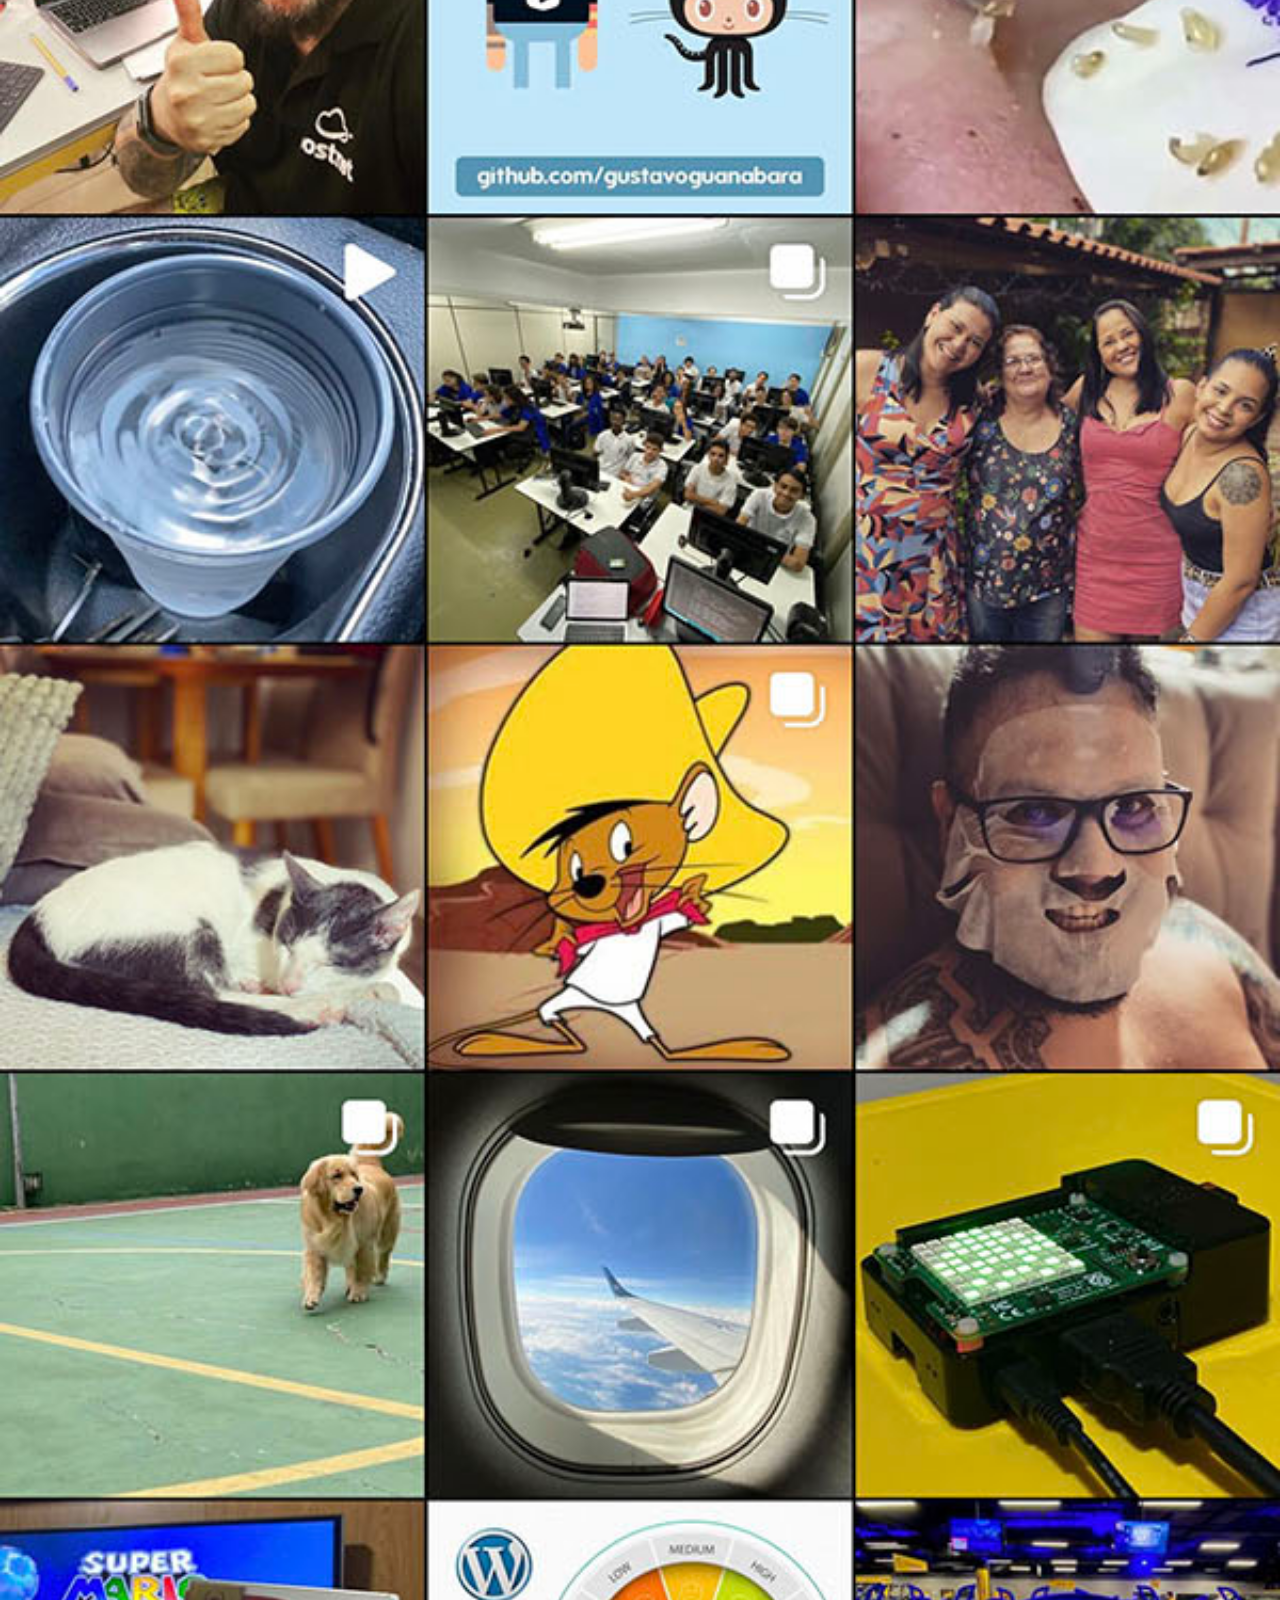
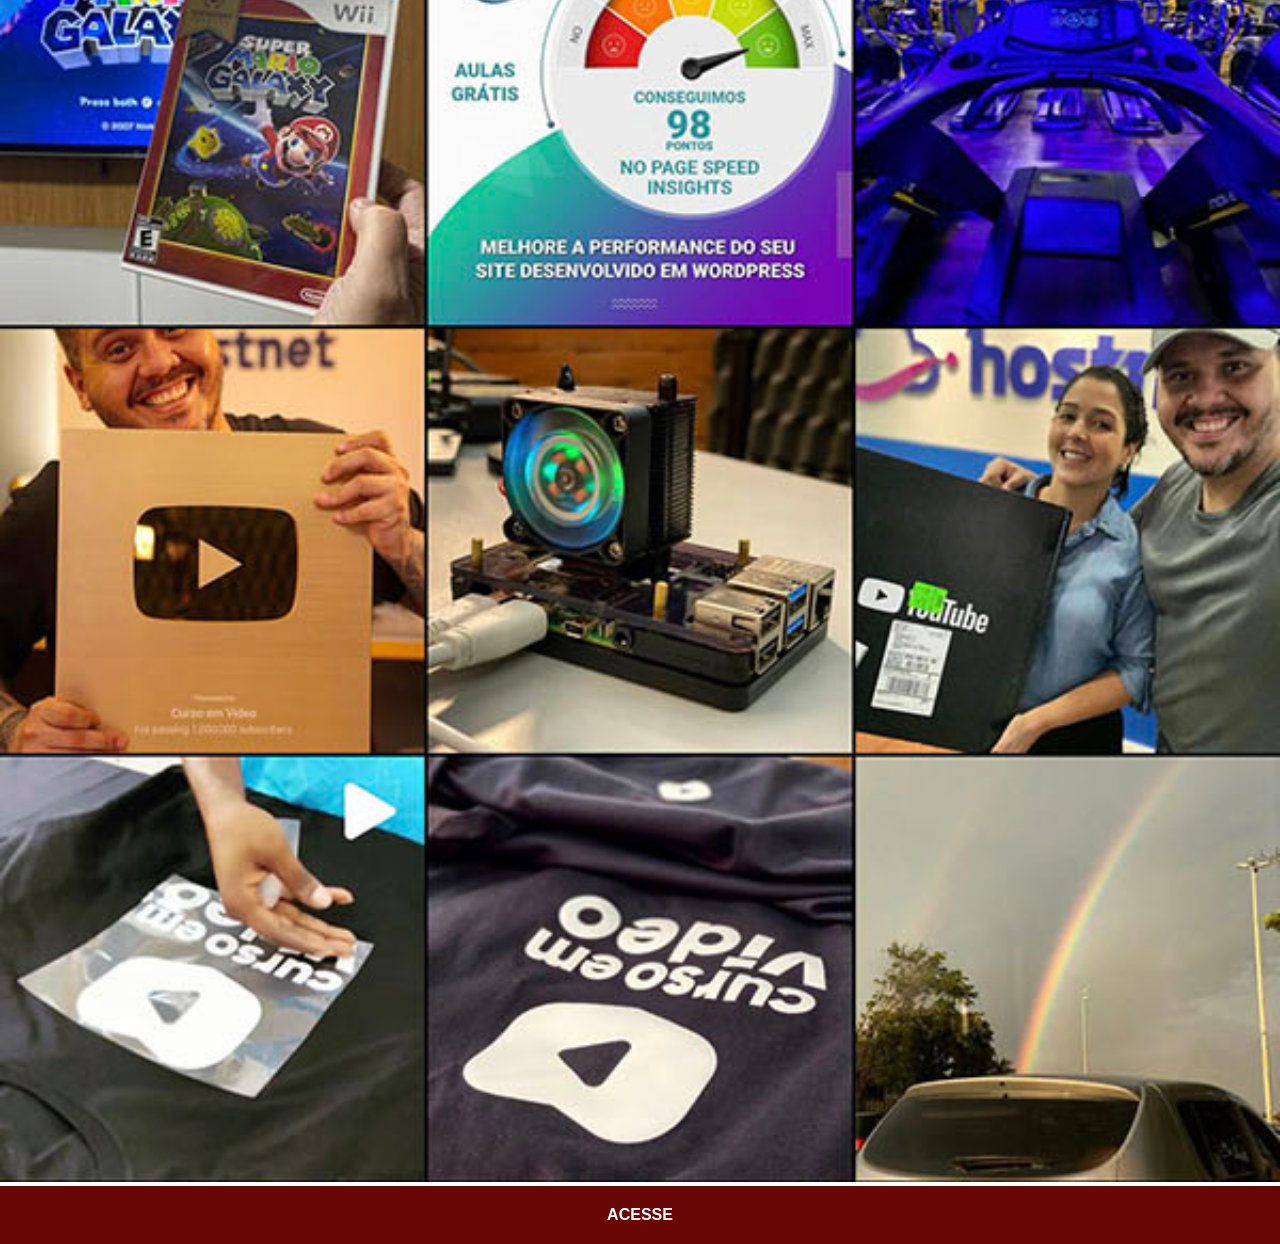
<file: instagram.html>
<!DOCTYPE html>
<html lang="pt-br">
<head>
    <meta charset="UTF-8">
    <meta name="viewport" content="width=device-width, initial-scale=1.0">
    <title>Instagram</title>
    <link rel="stylesheet" href="estilos/social.css">
</head>
<body>
    <img src="imagens/tela-instagram.jpg" alt="Instagram">
    <a href="https://www.Instagram.com/gustavoguanabara/" target="_blank">ACESSE</a>
</body>
</html>
</file>
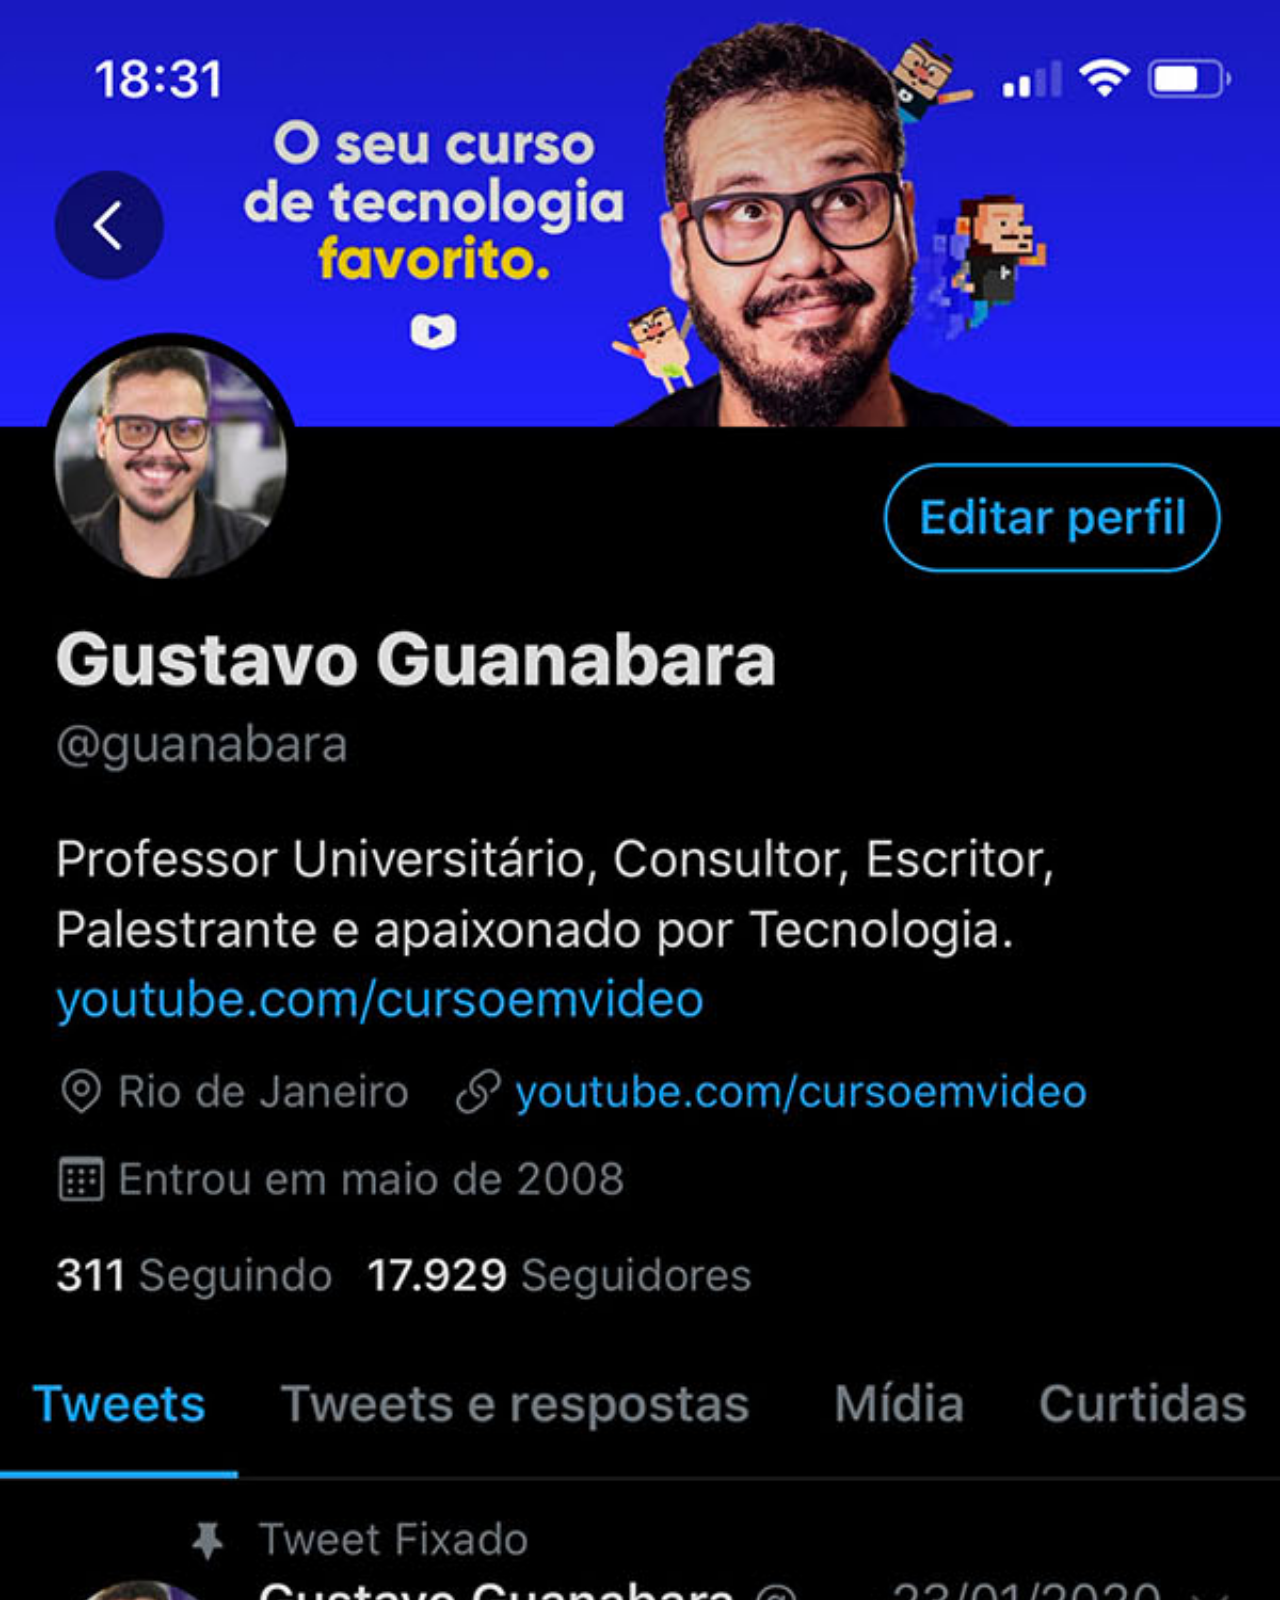
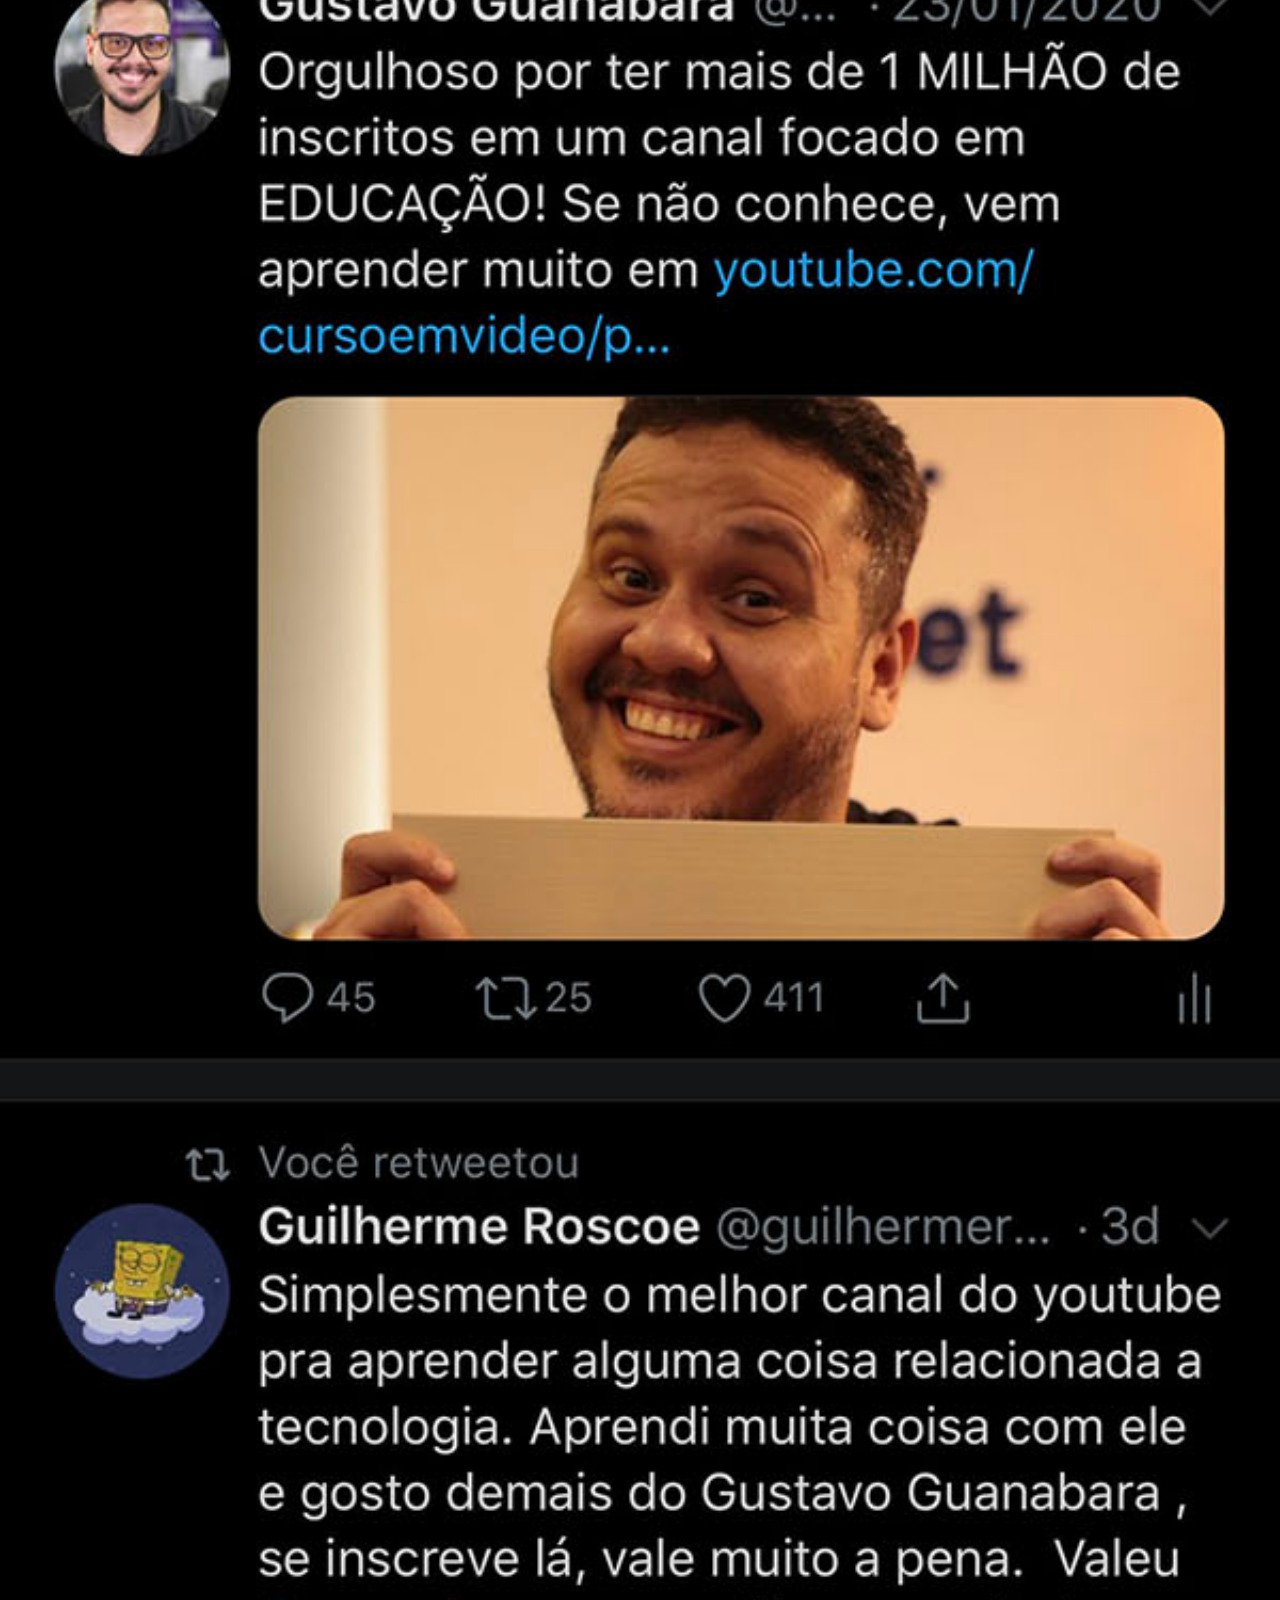
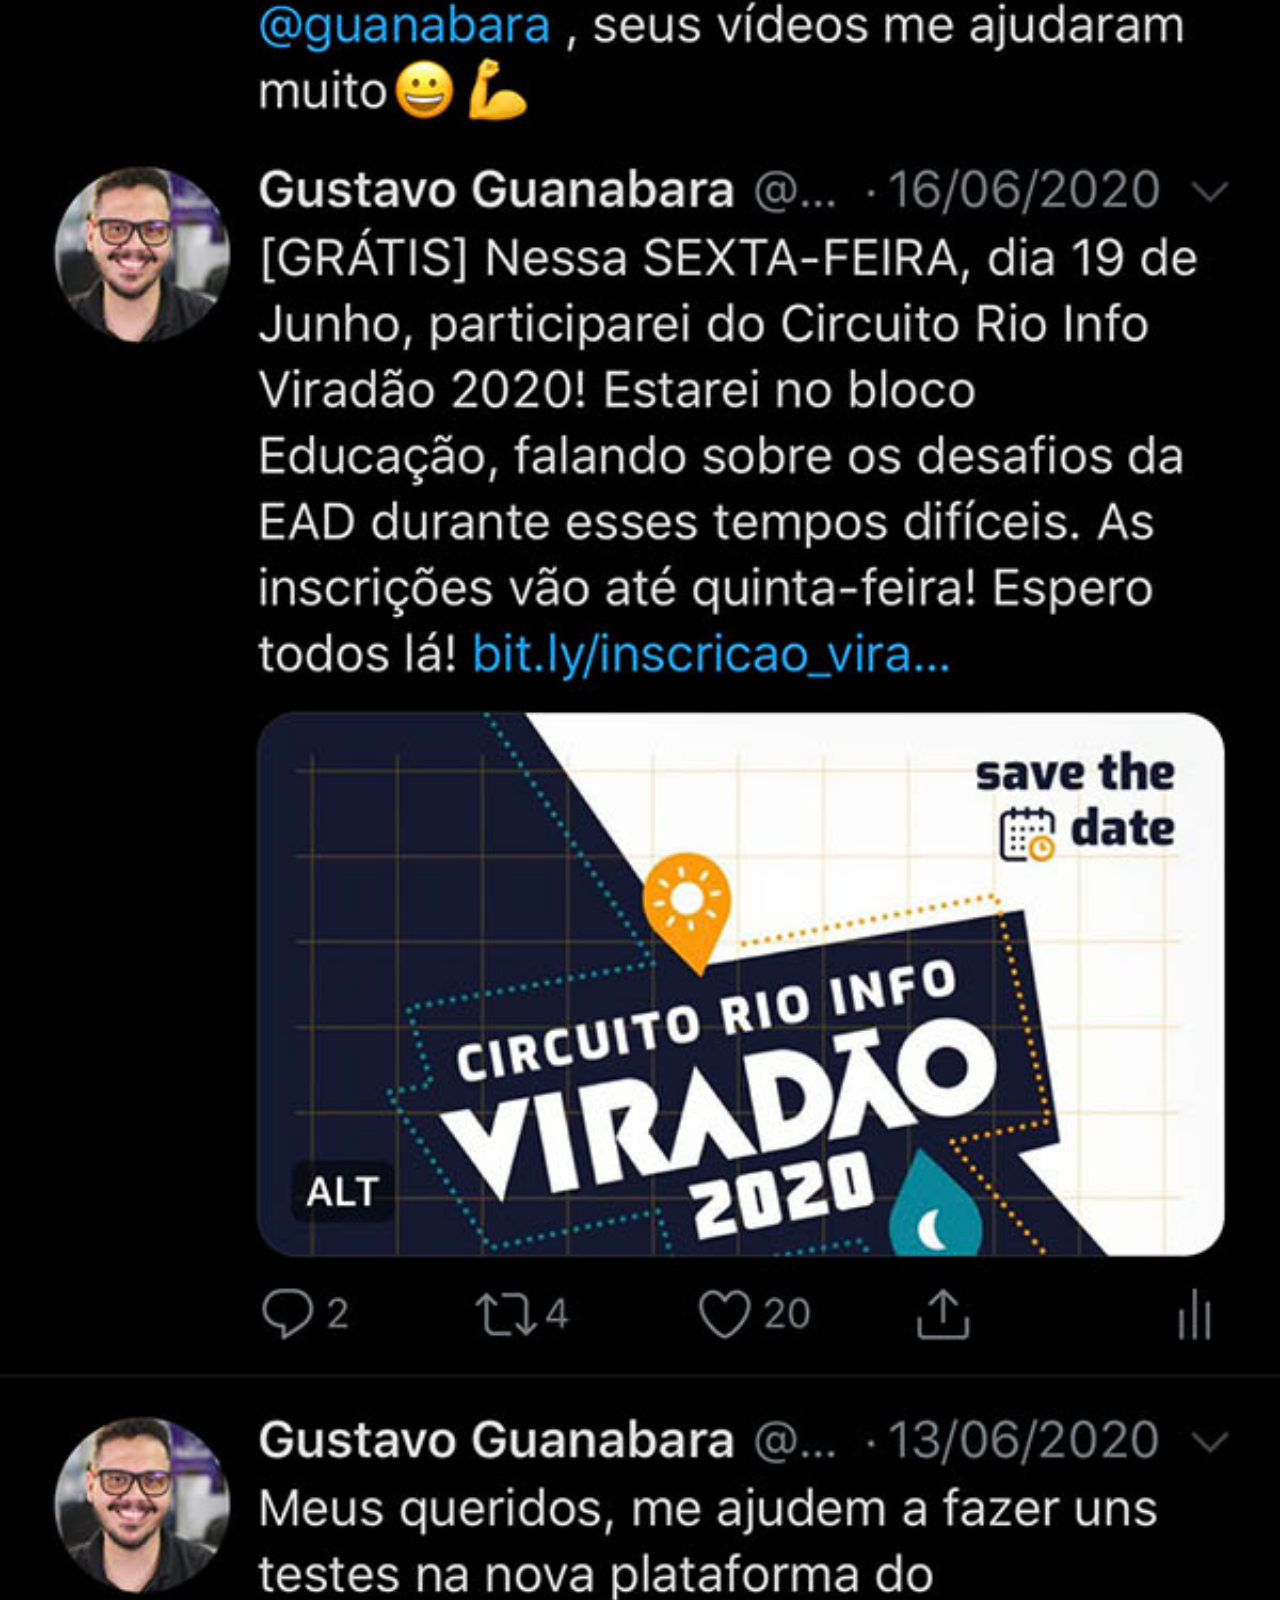
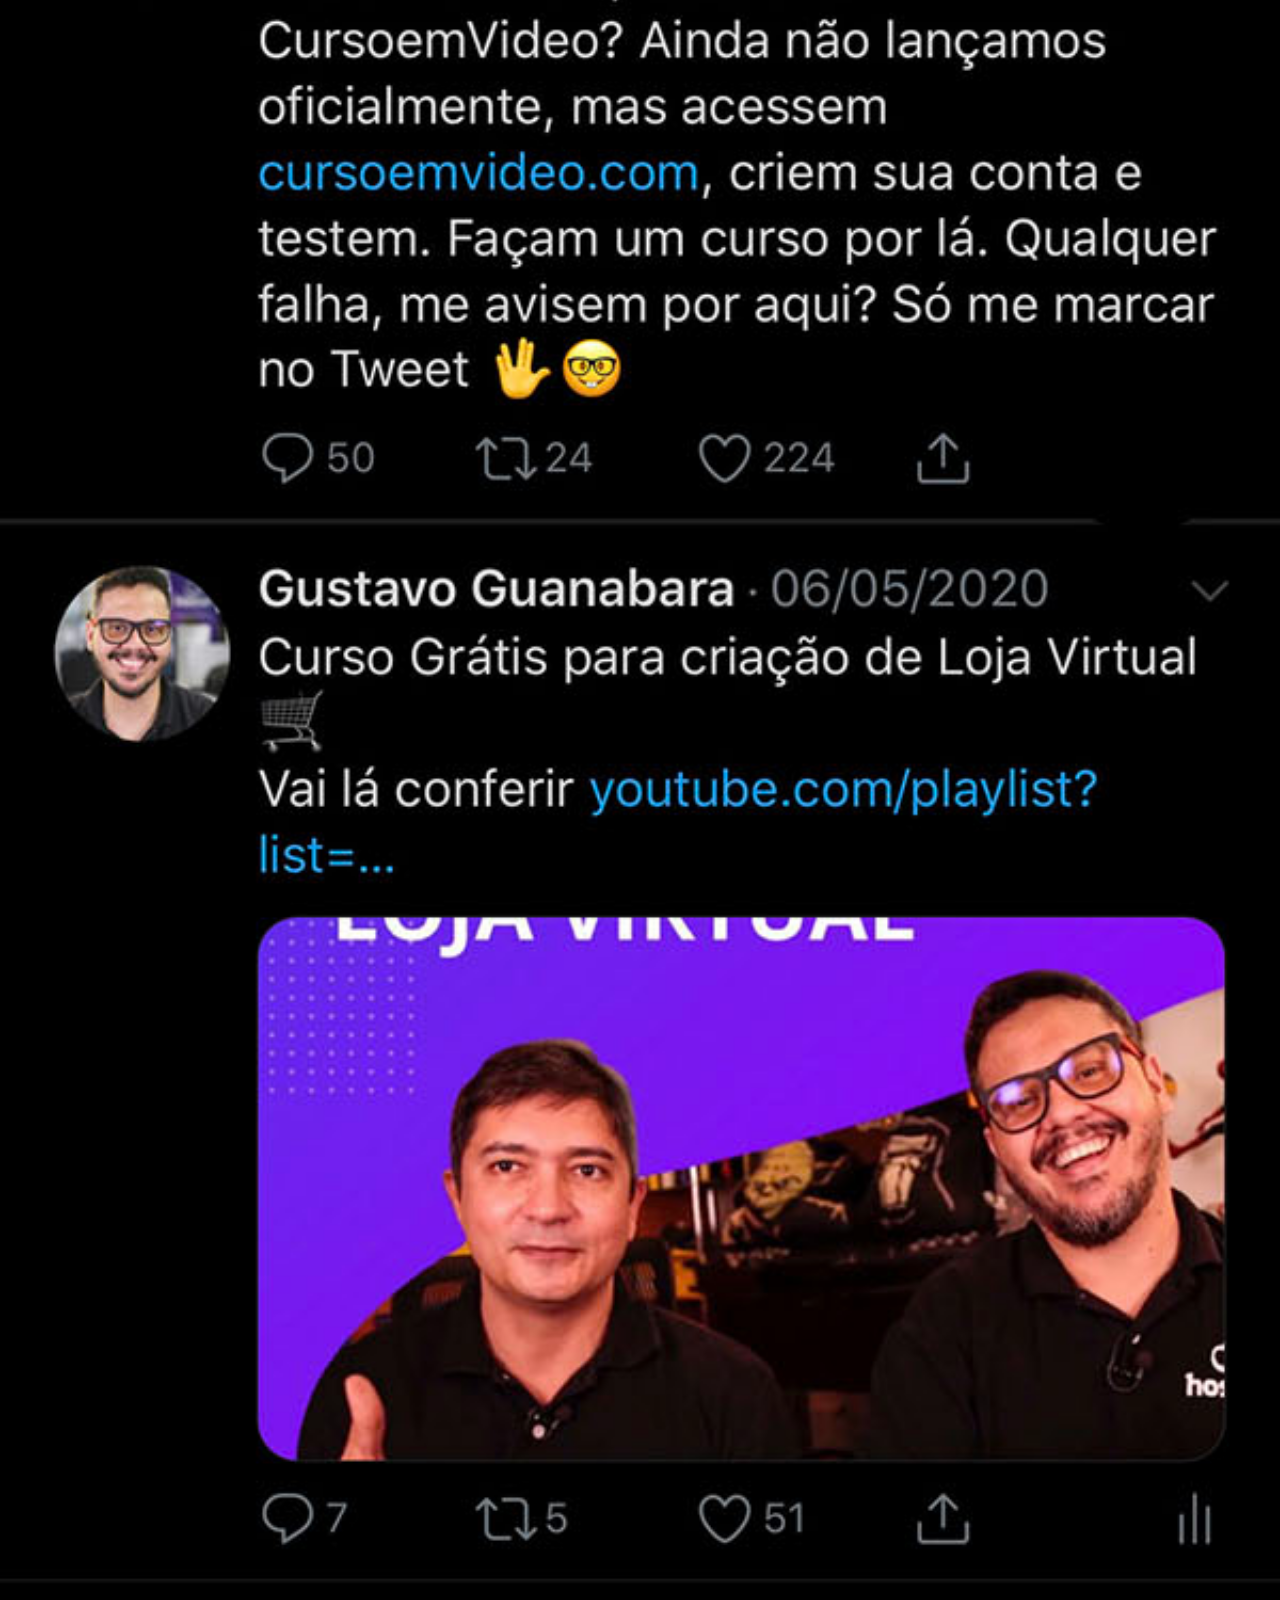
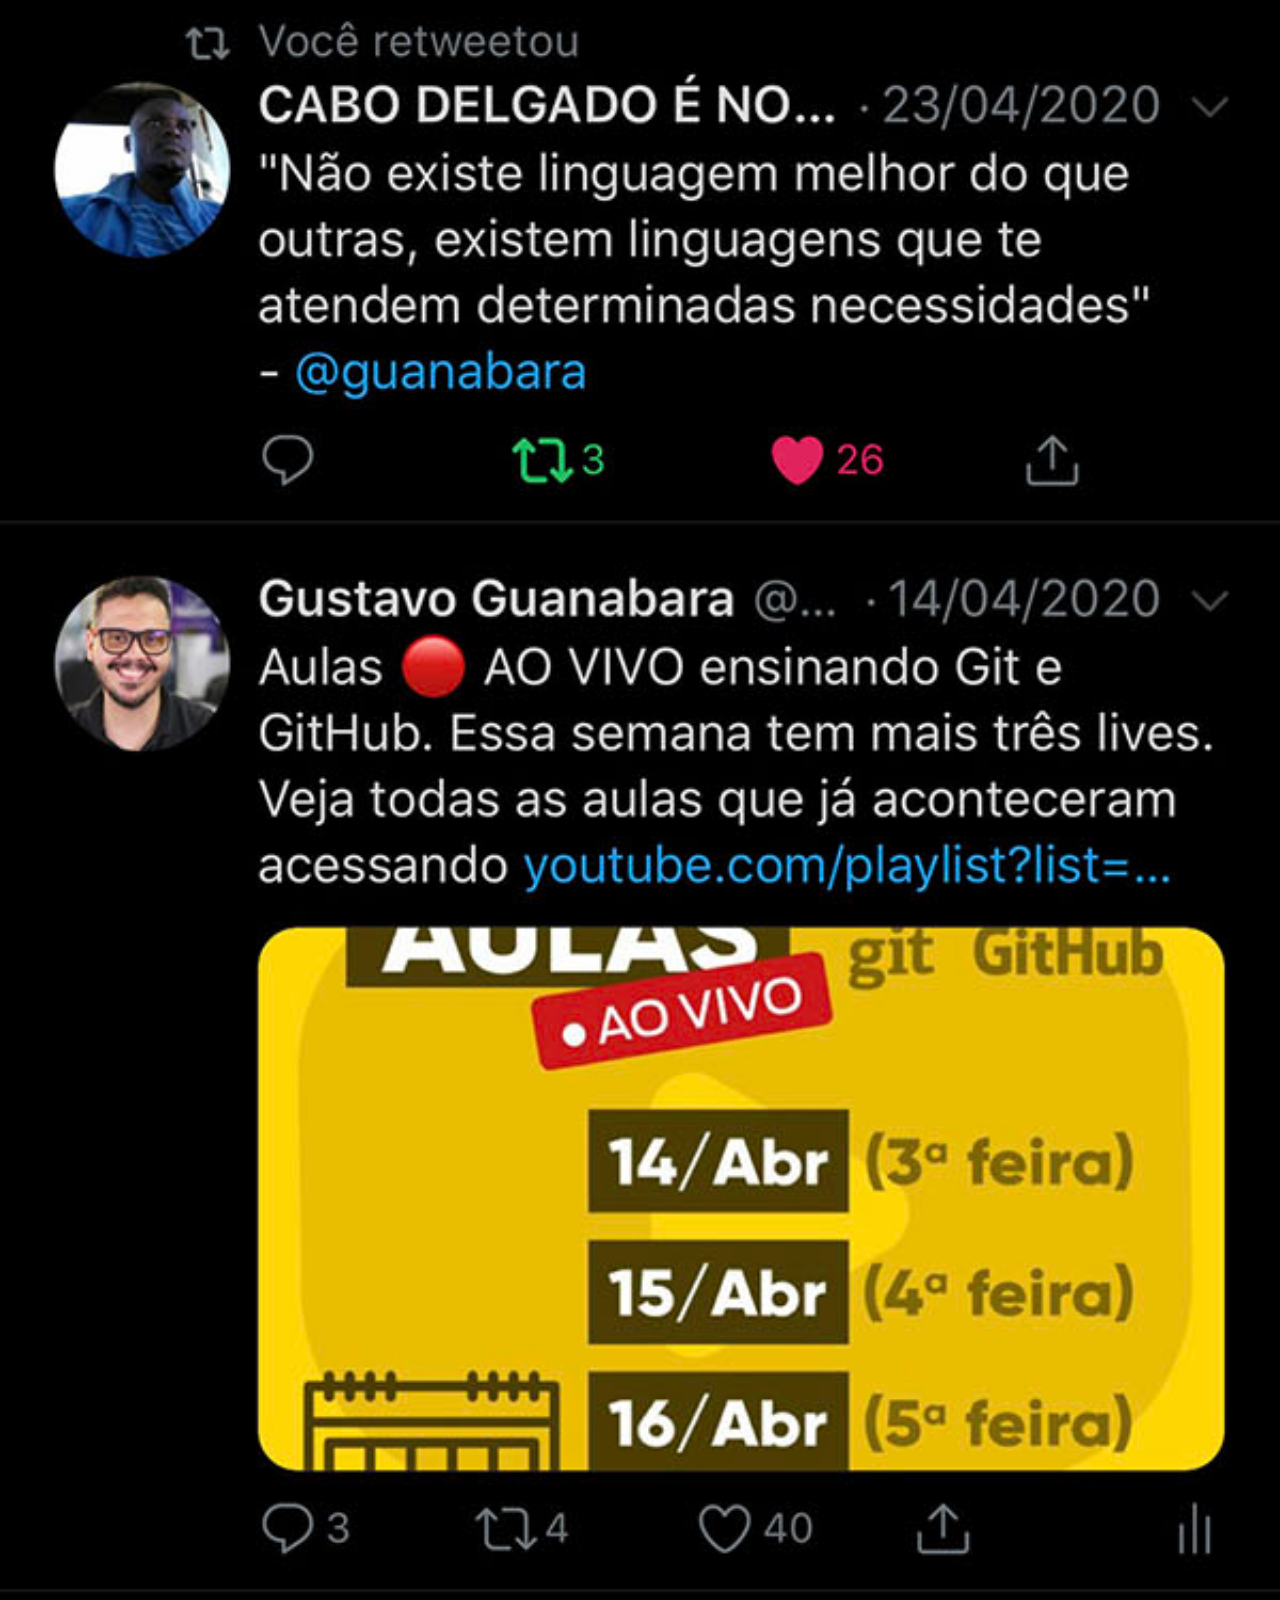
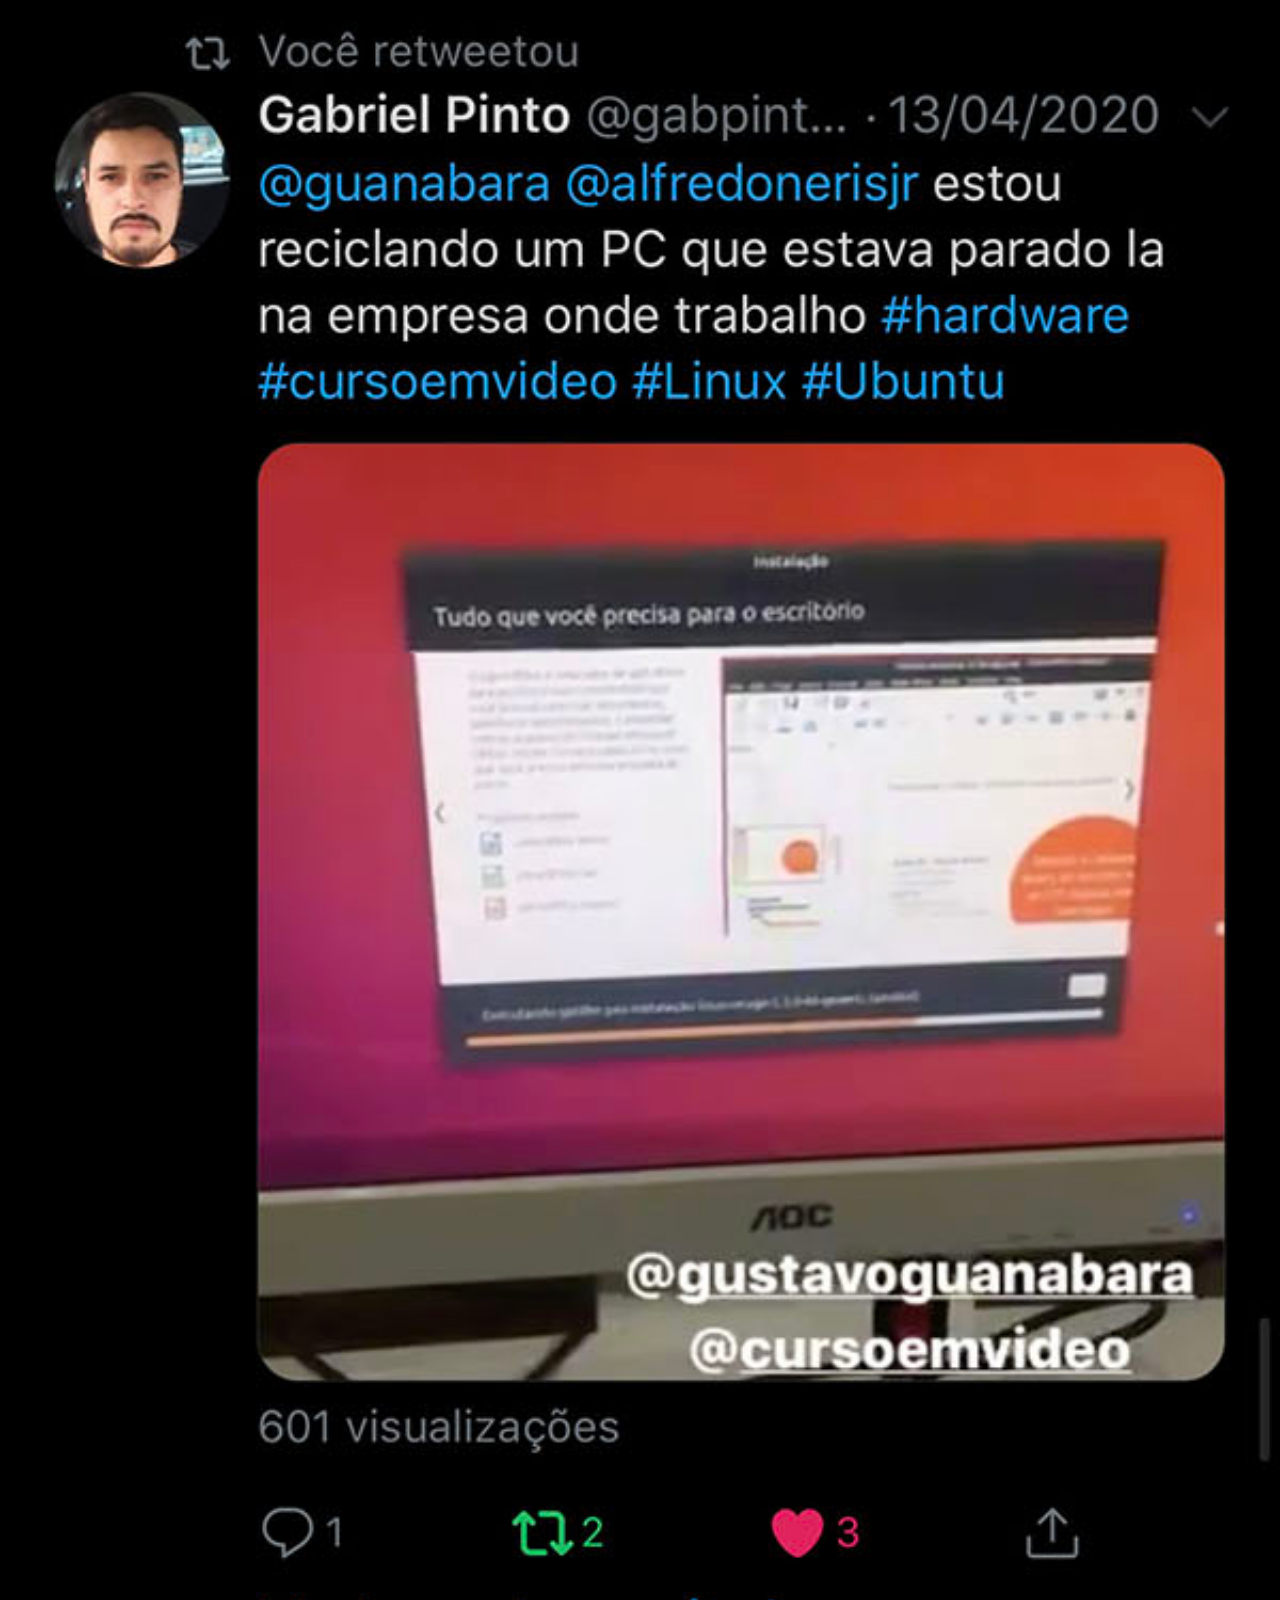
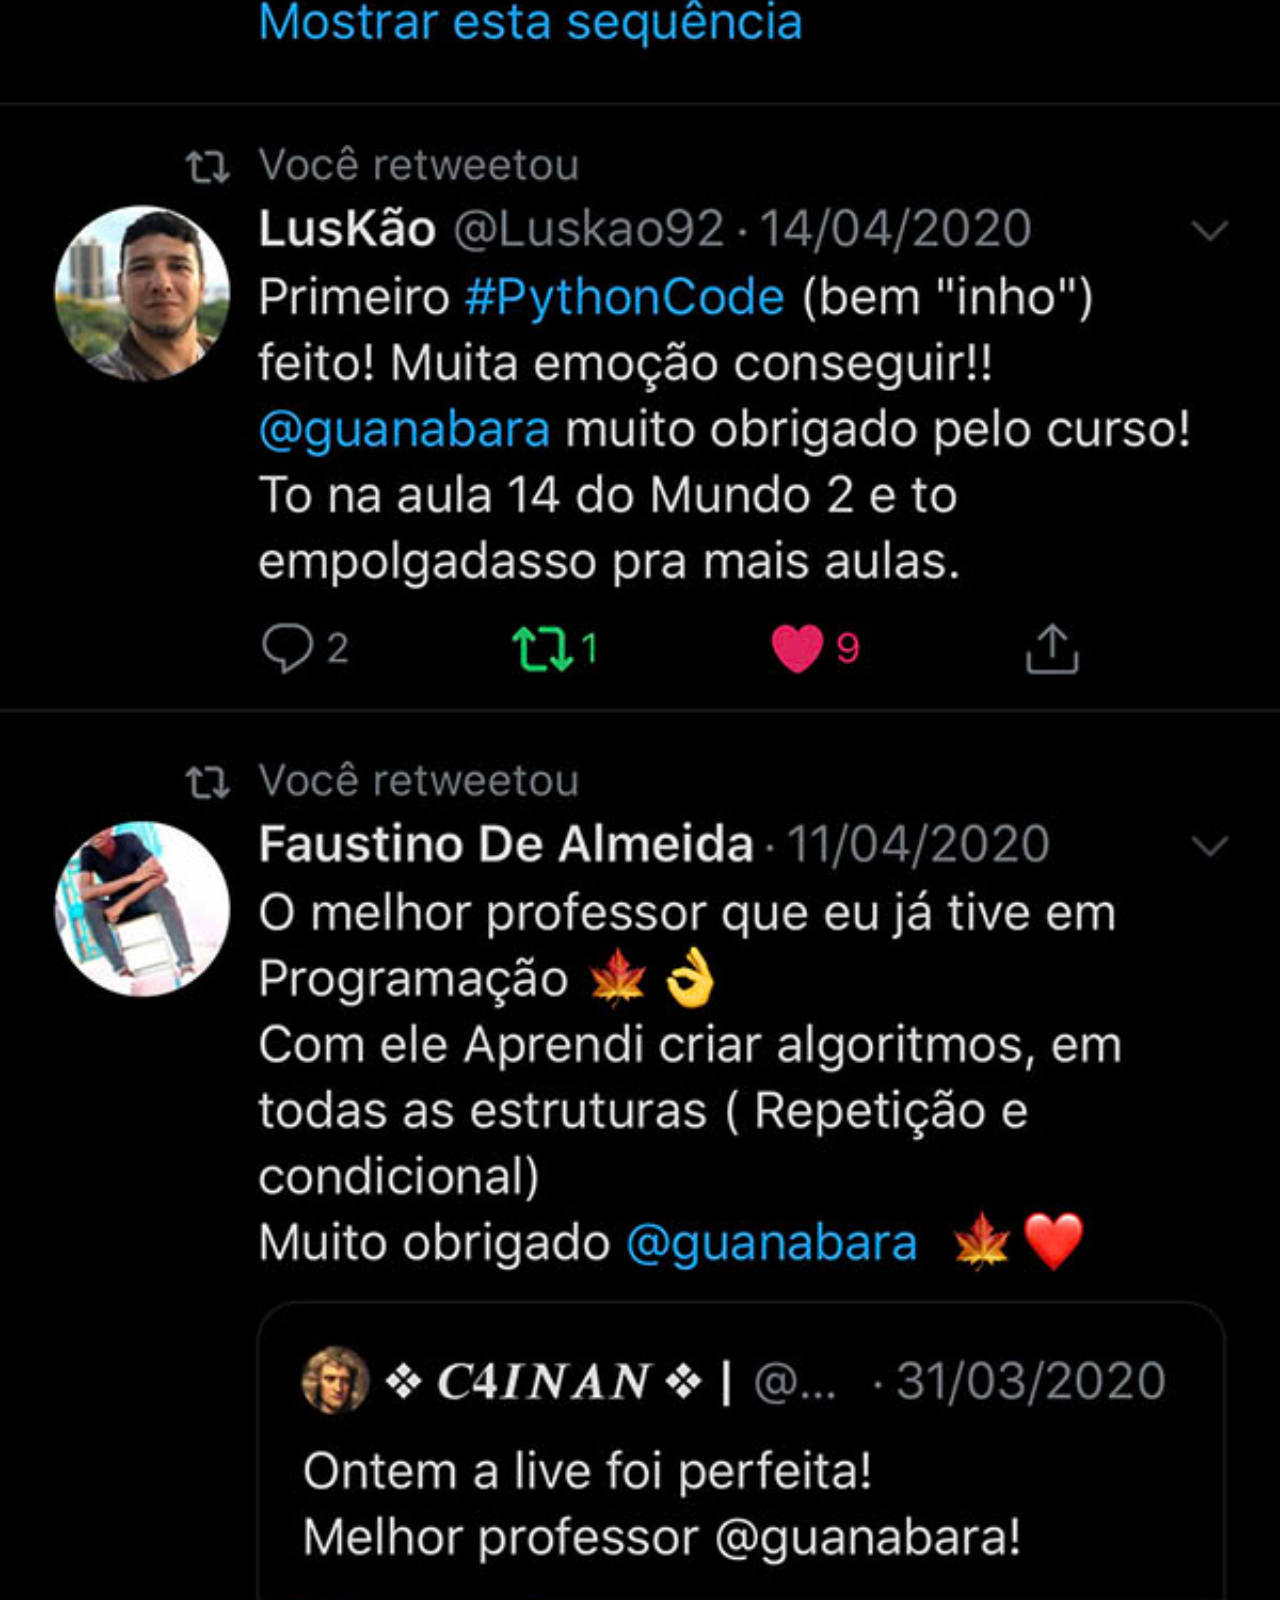
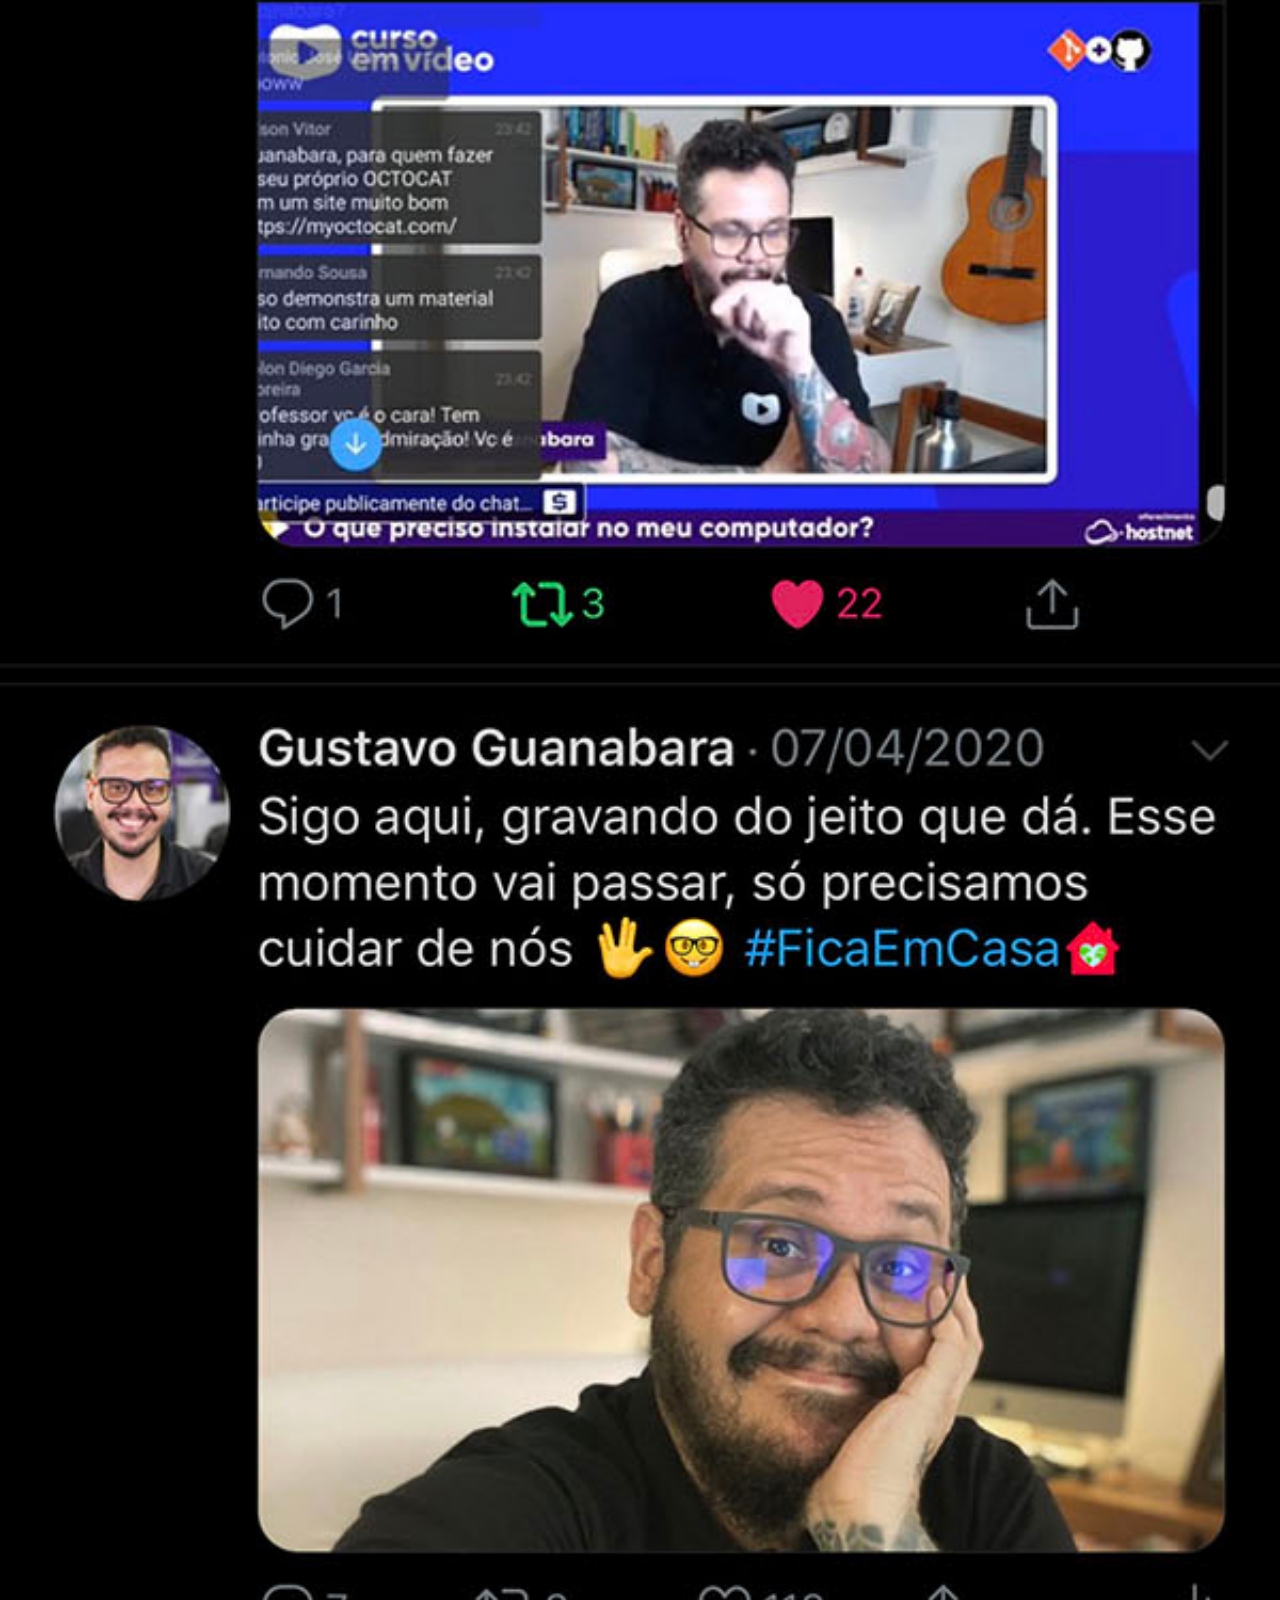
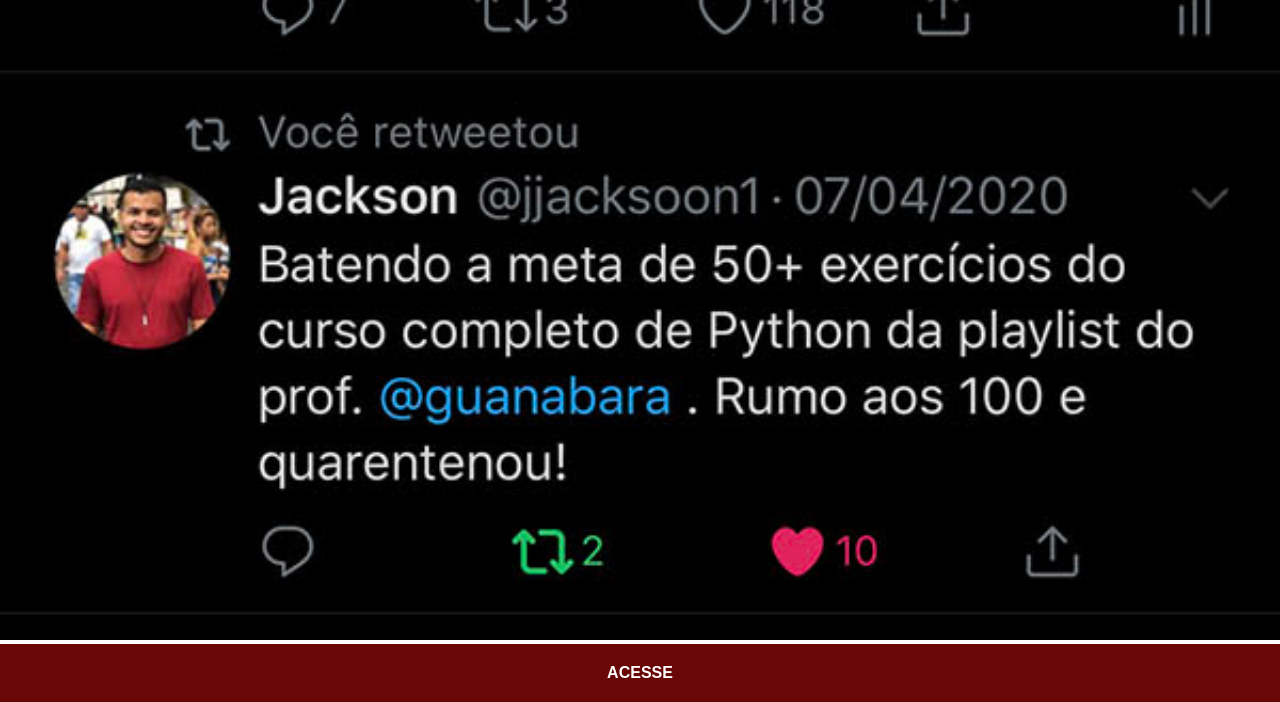
<file: twitter.html>
<!DOCTYPE html>
<html lang="pt-br">
<head>
    <meta charset="UTF-8">
    <meta name="viewport" content="width=device-width, initial-scale=1.0">
    <title>Twitter</title>
    <link rel="stylesheet" href="estilos/social.css">
</head>
<body>
    <img src="imagens/tela-twitter.jpg" alt="Twitter">
    <a href="https://www.x.com/guanabara/" target="_blank">ACESSE</a>
</body>
</html>
</file>
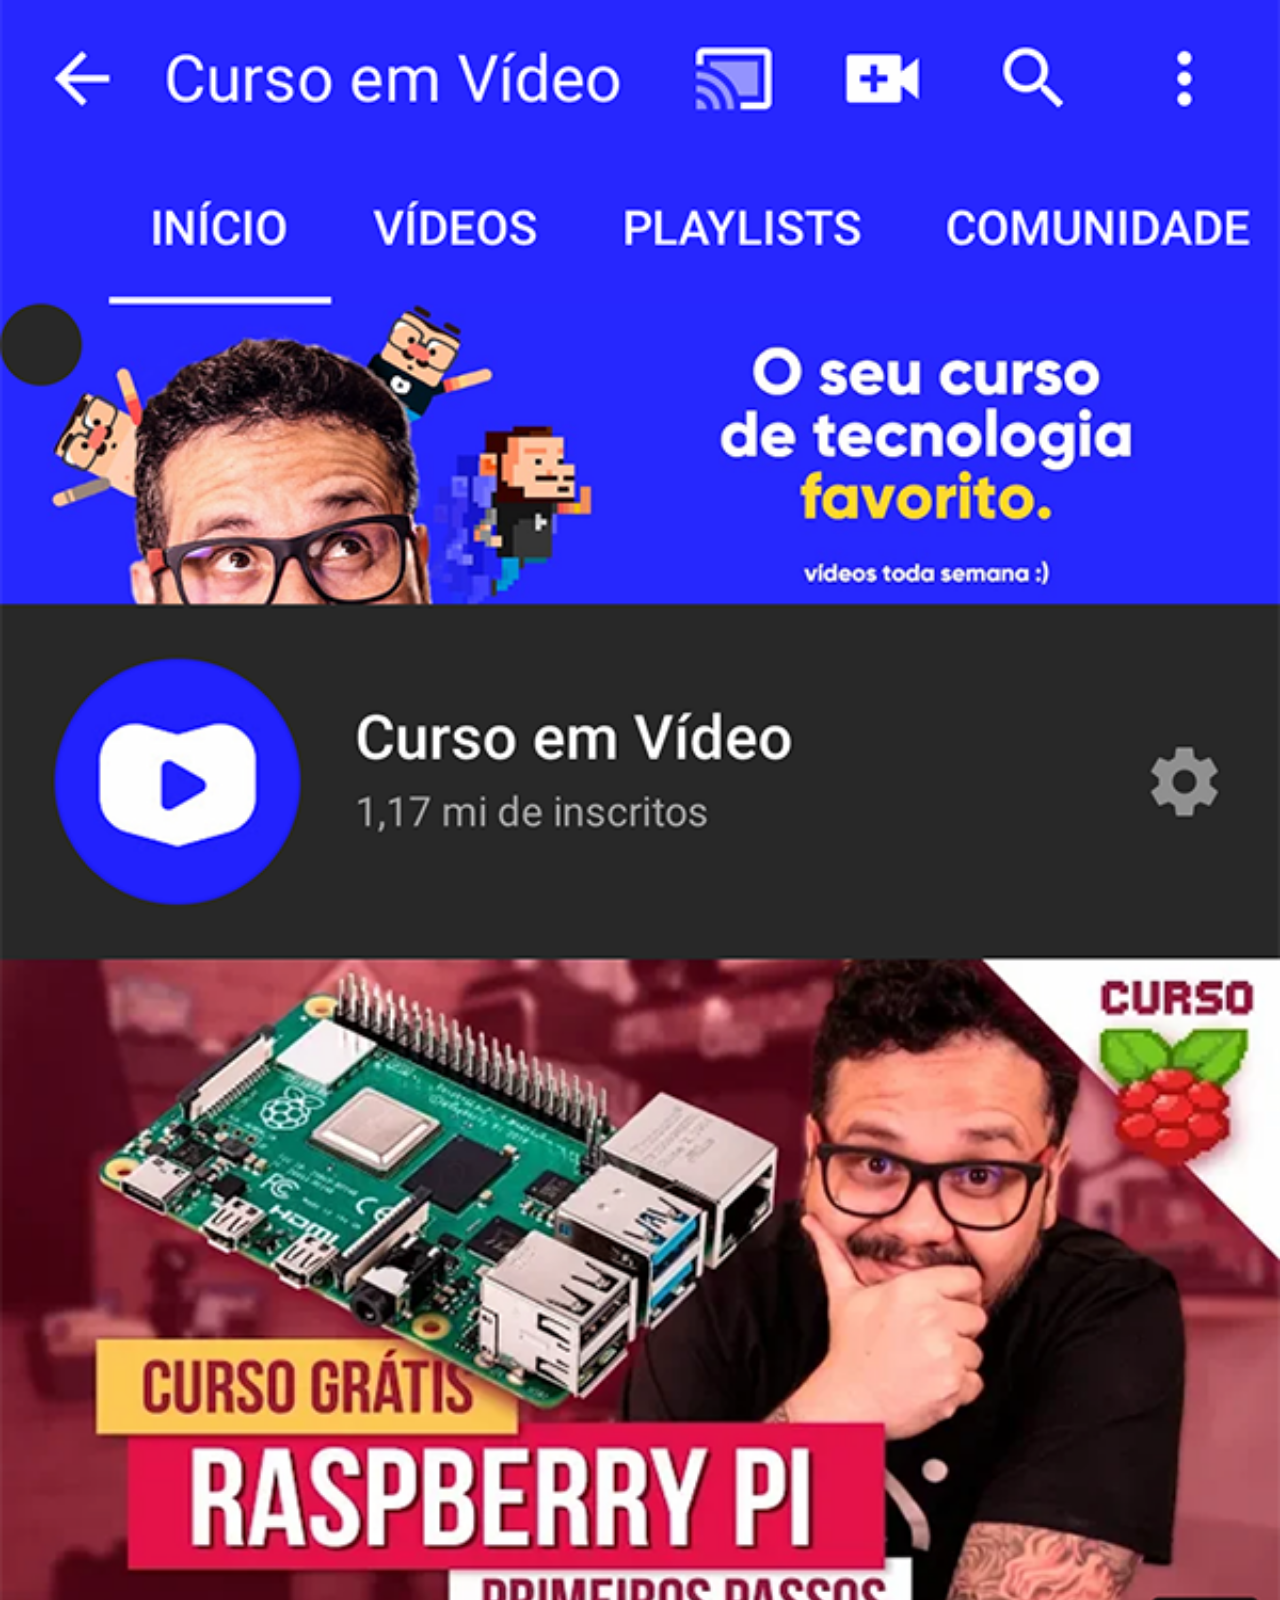
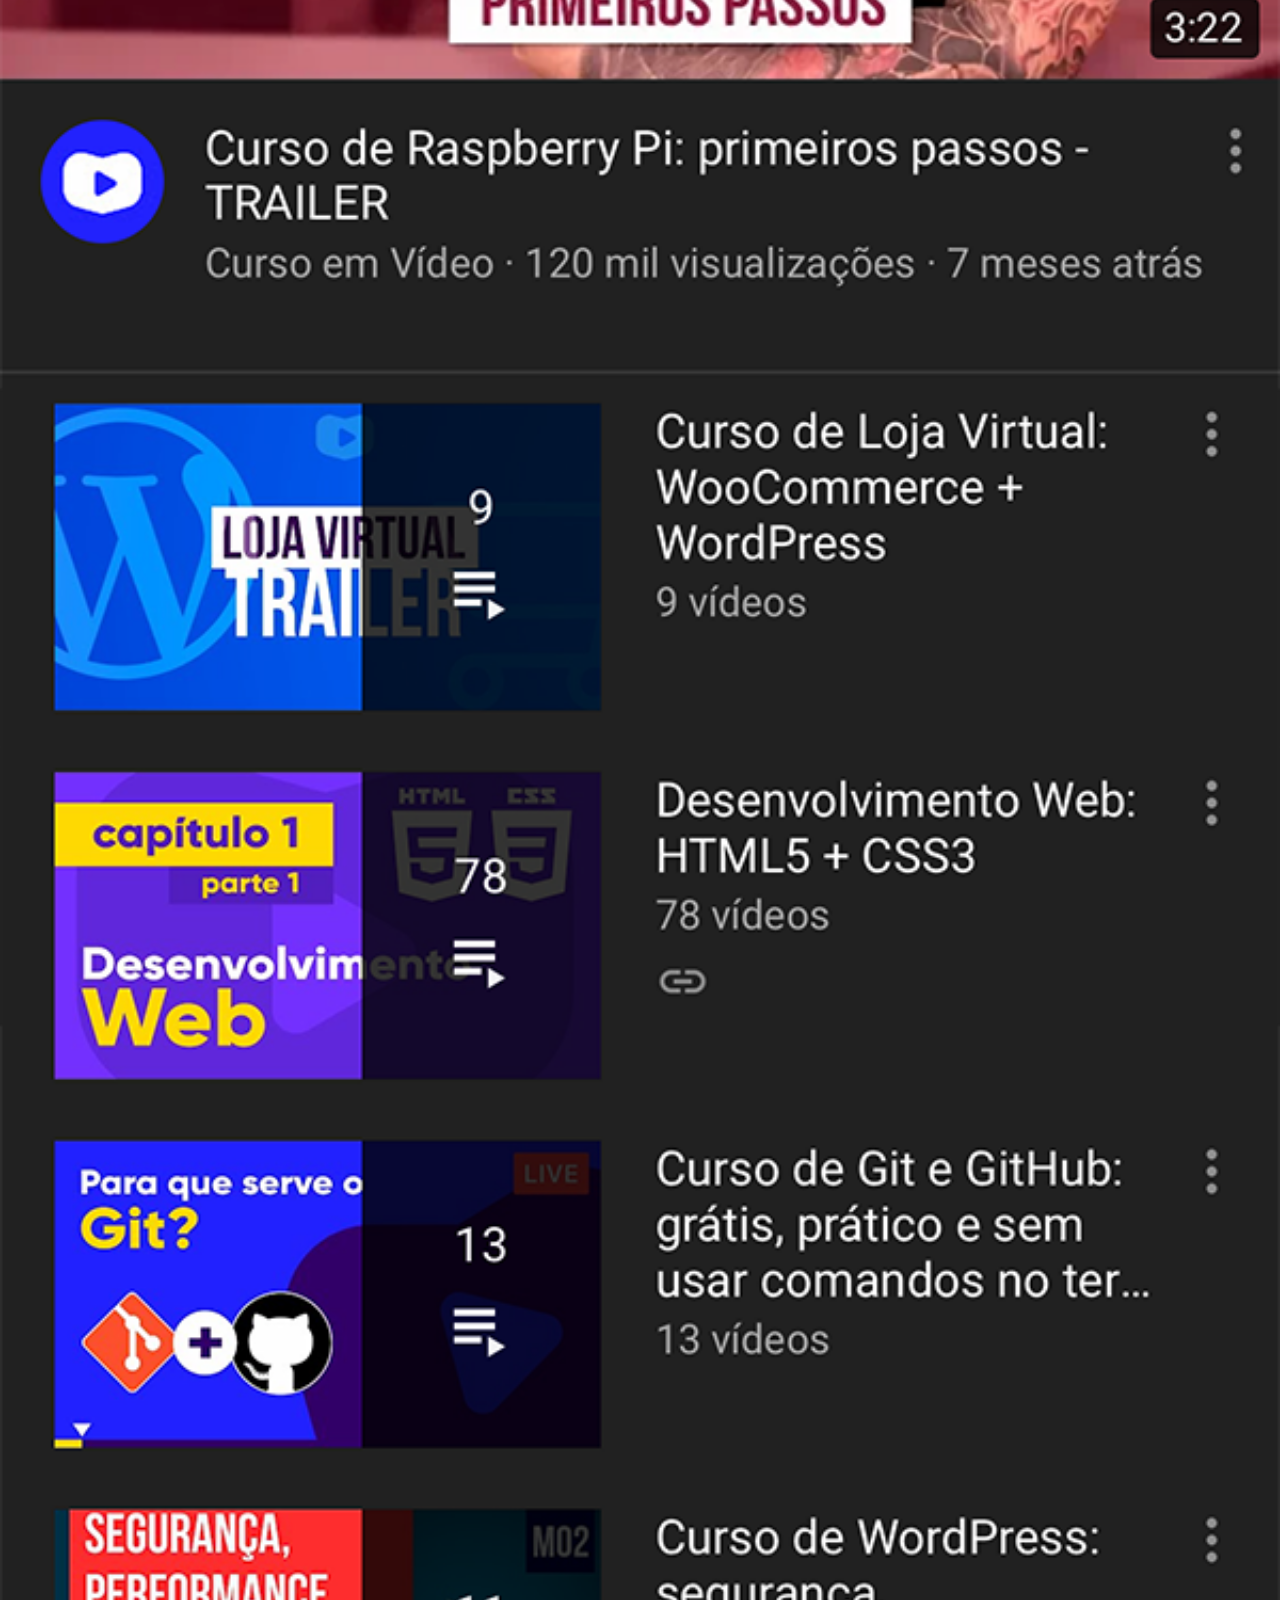
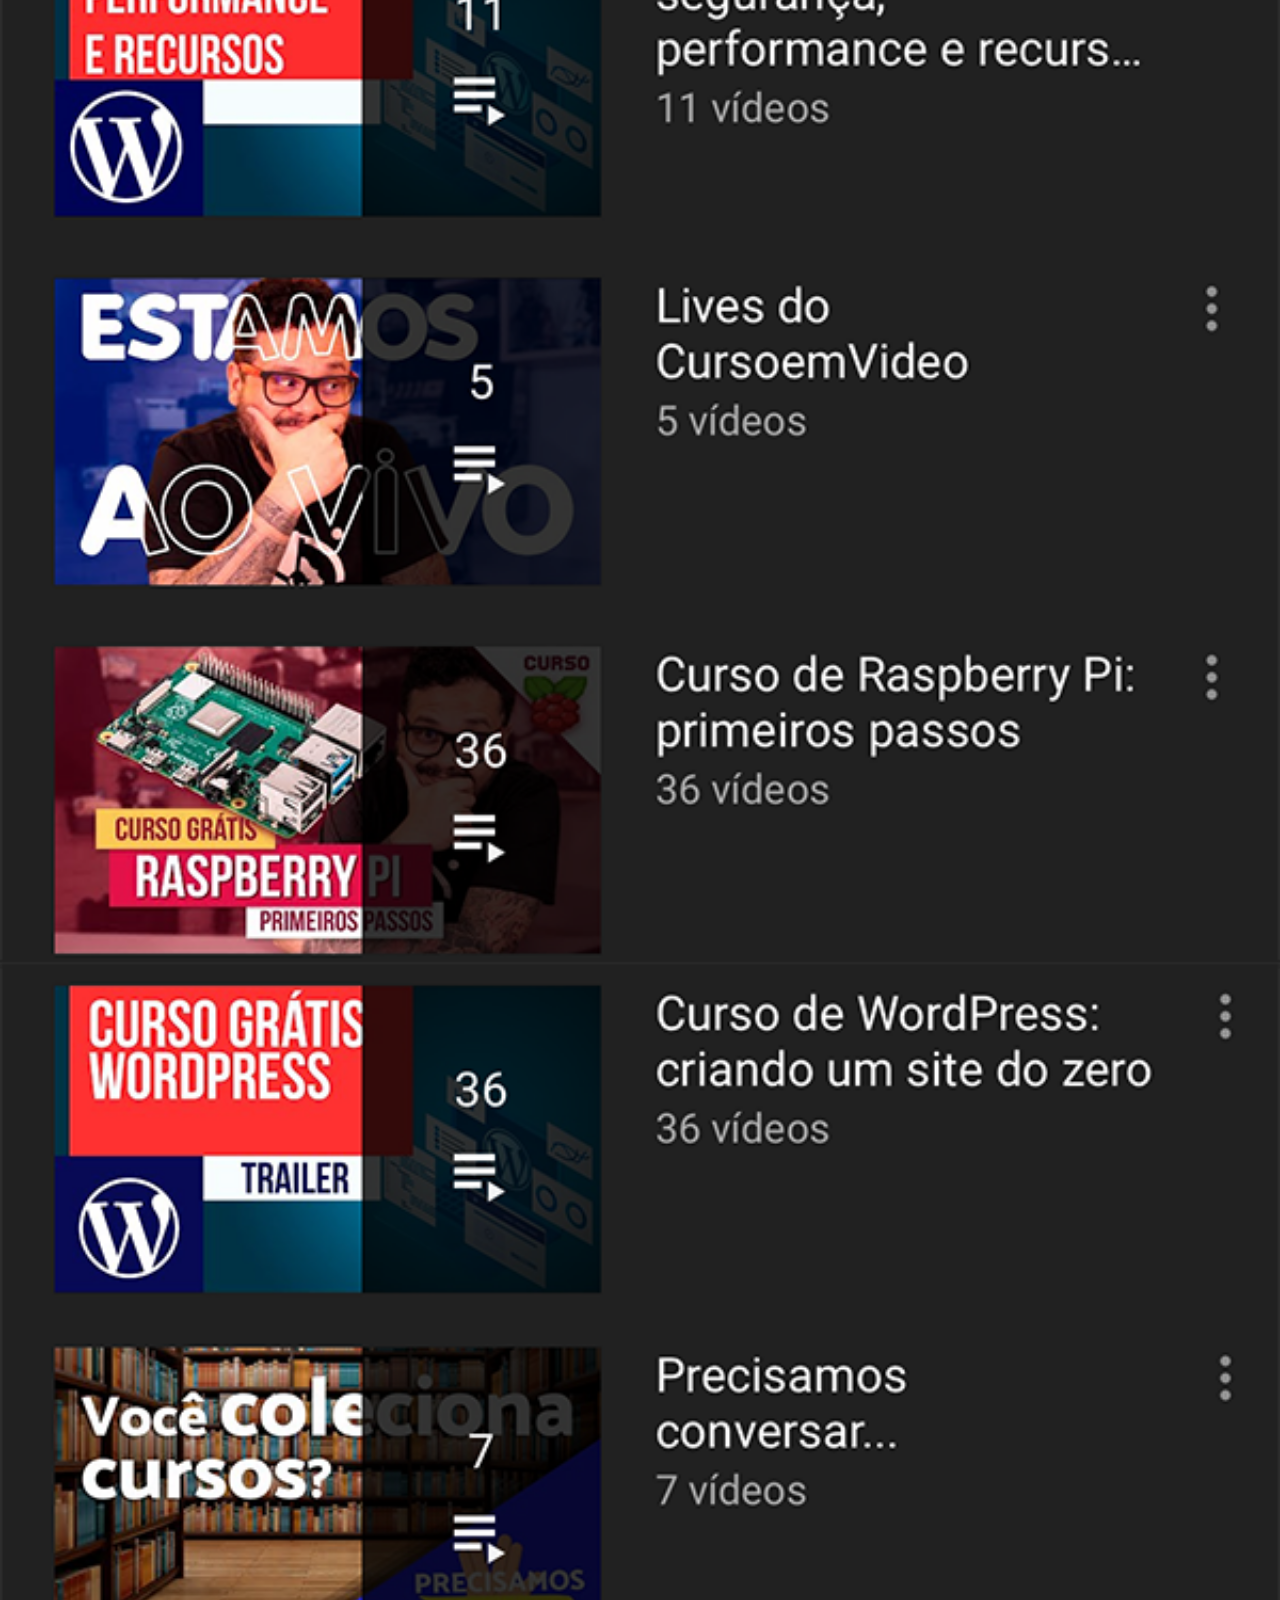
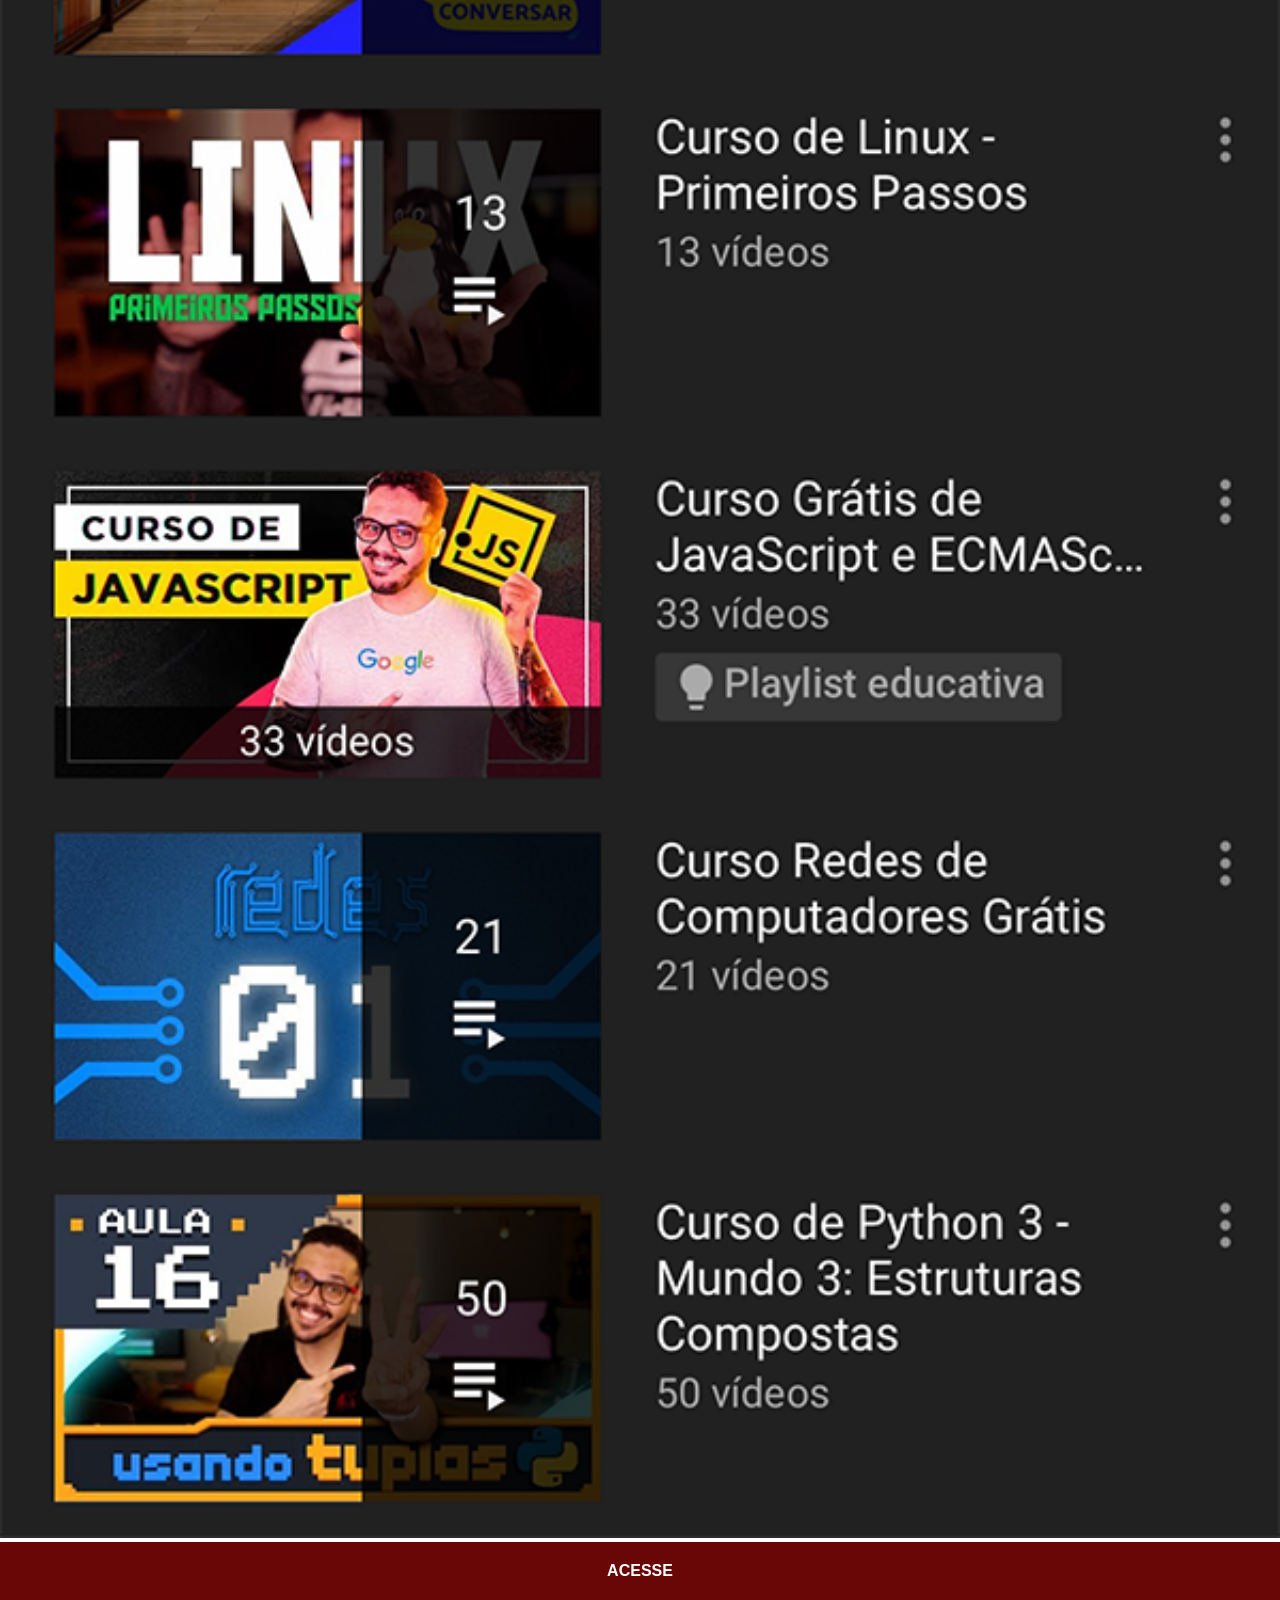
<file: youtube.html>
<!DOCTYPE html>
<html lang="pt-br">
<head>
    <meta charset="UTF-8">
    <meta name="viewport" content="width=device-width, initial-scale=1.0">
    <title>YouTube</title>
    <link rel="stylesheet" href="estilos/social.css">
</head>
<body>
    <img src="imagens/tela-youtube.png" alt="YouTube">
    <a href="https://www.youtube.com/@cursoemvideo/playlists" target="_blank">ACESSE</a>
</body>
</html>
</file>
<file: estilos/style.css>
@charset "UTF-8";

* {
    margin: 0px;
    padding: 0px;
    font-family: Arial, Helvetica, sans-serif;
}

html, body {
    background-color: blue;
}

body {
    background: url('../imagens/fundo-madeira.jpg') no-repeat top center;
    background-size: cover;
    background-attachment: fixed;
}

main {
    position: relative;
    height: 100vh;
}

section#telefone {
    position: absolute;
    top: 50%;
    left: 50%;
    transform: translate(-50%, -50%);

    height: 627px;
    width: 311px;
    background: url('../imagens/frame-iphone.png') no-repeat;
}

iframe#tela {
    position: relative;
    top: 80px;
    left: 21px;
    width: 269px;
    height: 472px;
}
section#redes-sociais {
    text-align: left;
}

section#redes-sociais img {
    width: 50px;
    margin: 5px;
    border-radius: 50%;
    box-shadow: 2px 2px 5px rgba(59, 59, 59, 0.500);
    box-sizing: border-box;
}

section#redes-sociais img:hover {
    border: 2px solid rgba(255, 255, 255, 0.61);
    transform: translate(-2%, -2px);
    box-shadow: 5px 5px 10px rgba(31, 31, 31, 0.658);
    transition: transform .2s, border .4s;
}
</file>
<file: estilos/social.css>
@charset "UTF-8";

     * {
        margin: 0px;
         padding: 0px;
         font-family: Arial, Helvetica, sans-serif;
      }

      ::-webkit-scrollbar {
         width: 0px;
          height: 0px;
      }
       img {
          width: 100%;
       }
       
      a {
          display: block;
        background-color: rgb(105, 7, 7);
          padding: 20px;
          color: white;
          text-align: center;
          font-weight: bolder;
          text-decoration: none;
      }
      a:hover {
          background-color: red;
      }
</file>
